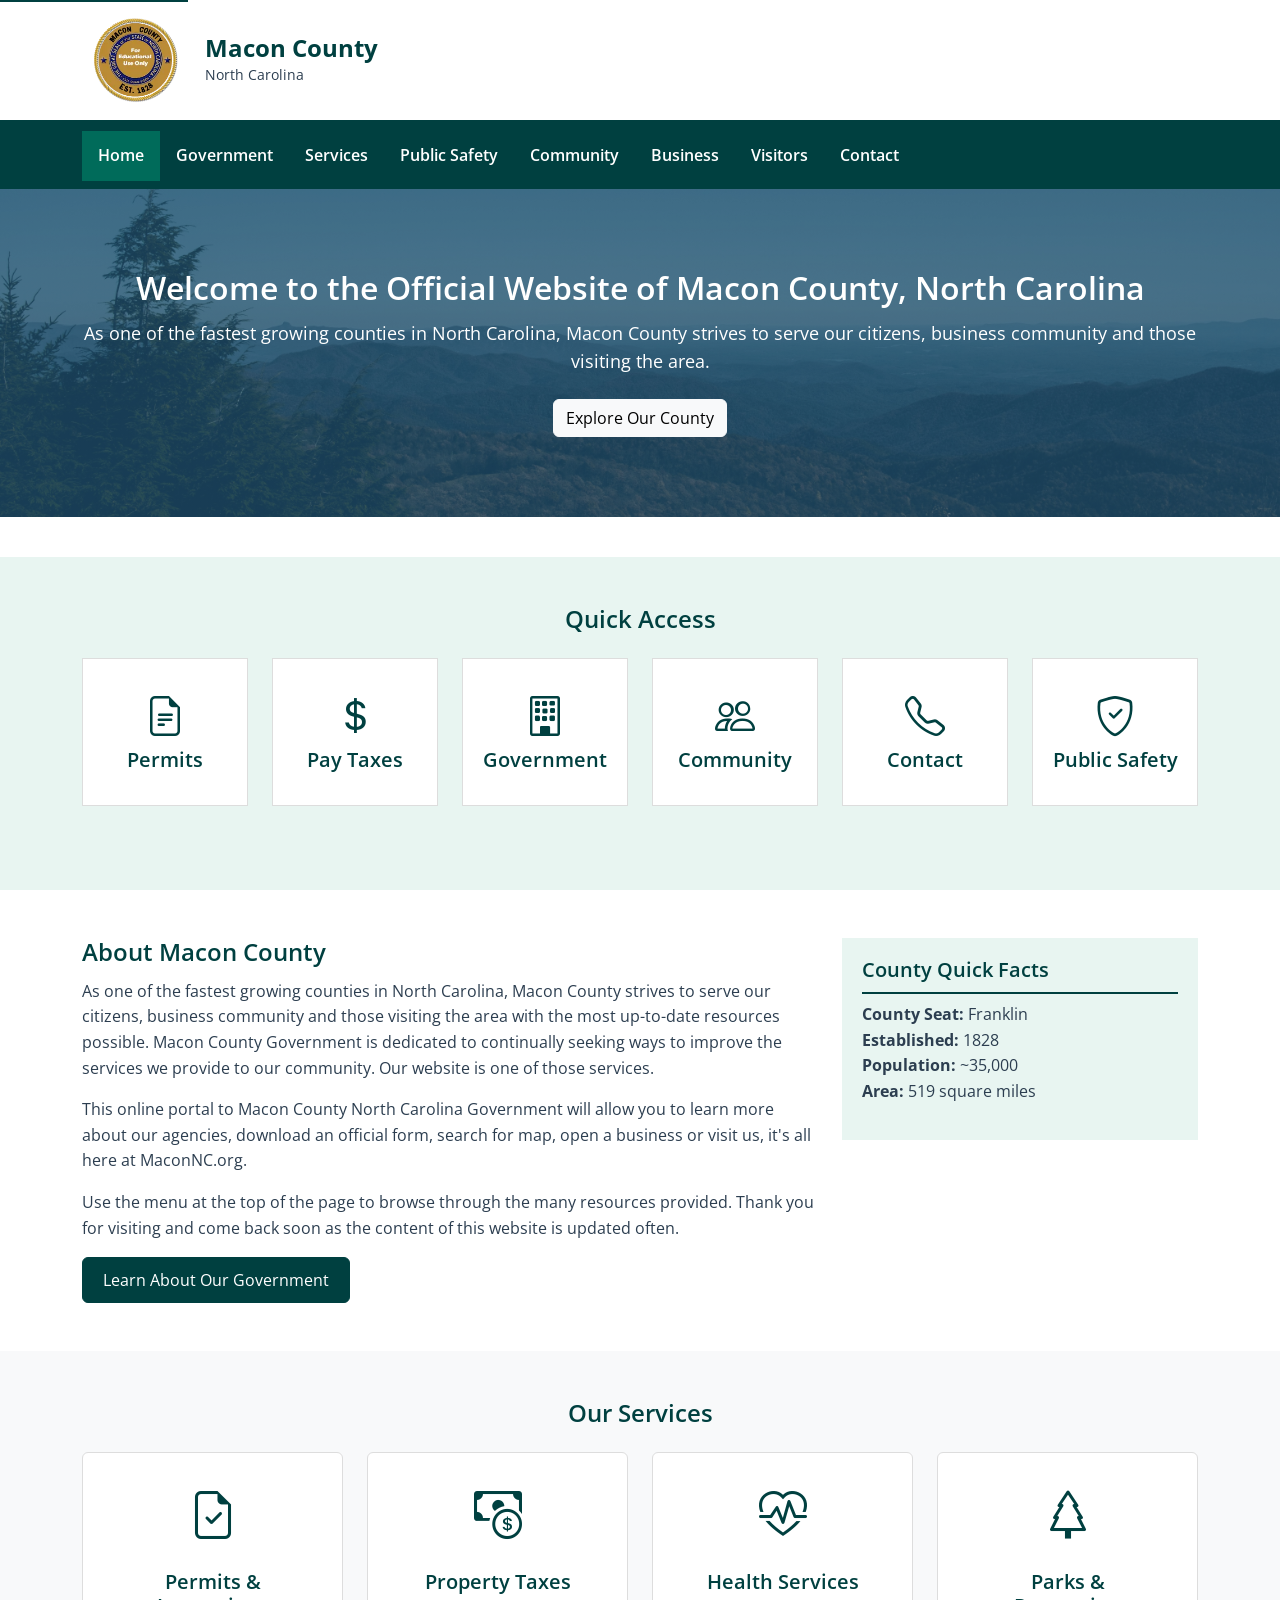
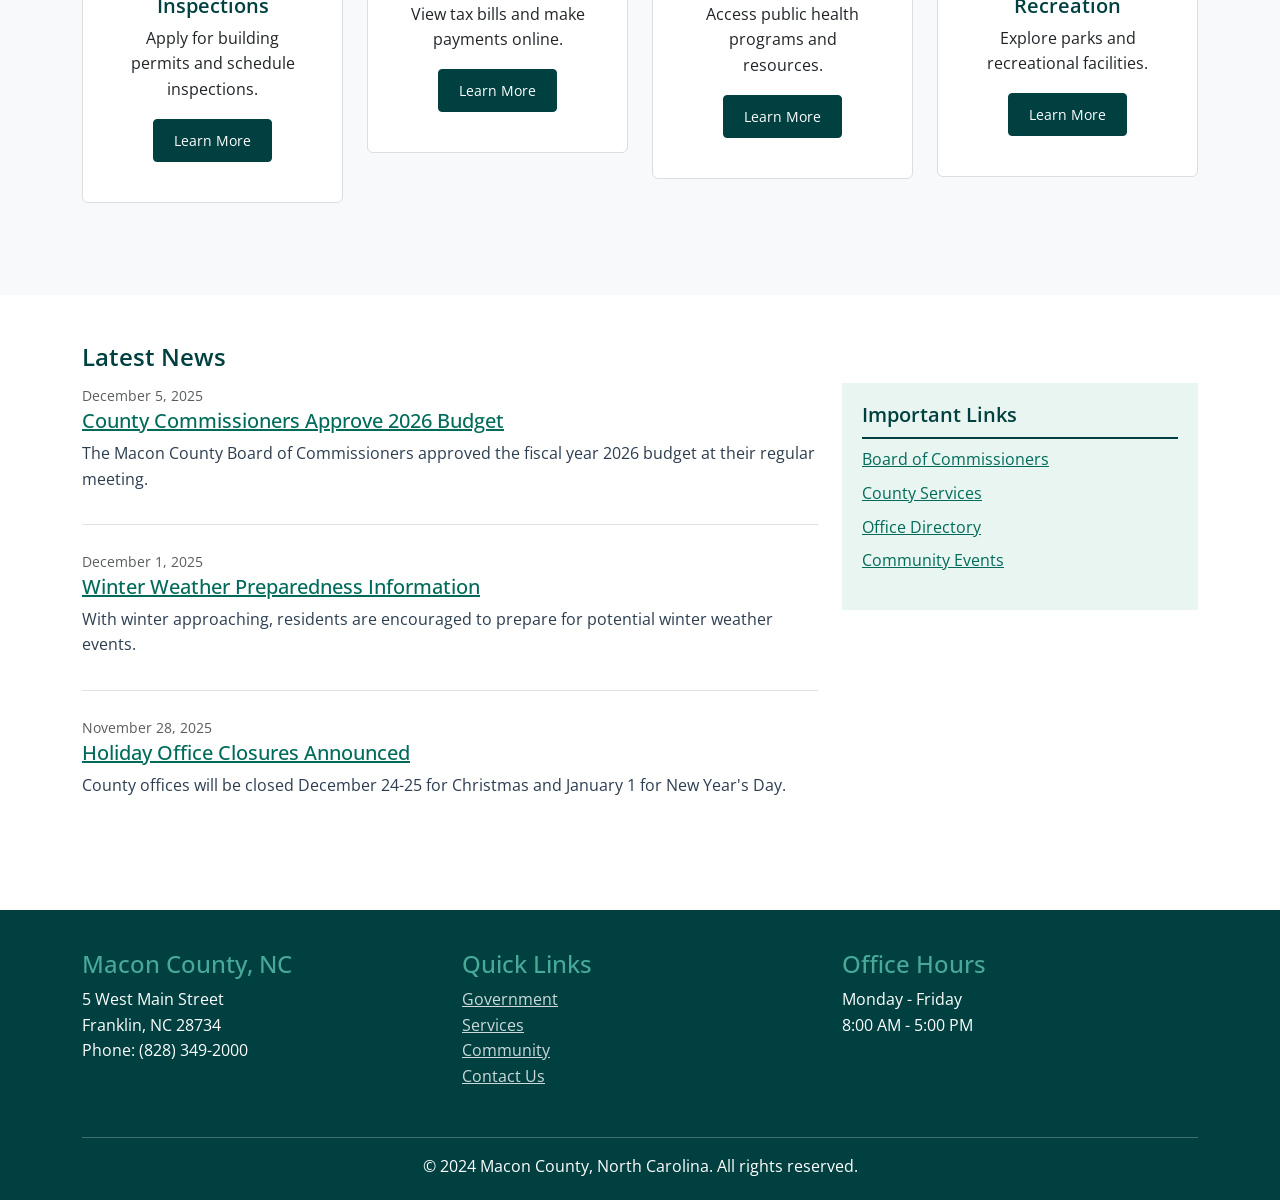
<file: index.html>
<!DOCTYPE html>
<html lang="en">

<head>
    <meta charset="UTF-8">
    <meta name="viewport" content="width=device-width, initial-scale=1.0">
    <meta name="description"
        content="Macon County NC Government Website. As one of the fastest growing counties in North Carolina, Macon County strives to serve our citizens, business community and those visiting the area with the most up-to-date resources possible.">
    <meta name="keywords"
        content="Macon County, Macon NC, Macon County Courthouse, Macon County Government, NC, North Carolina, Franklin, Highlands, Nantahala">
    <title>Welcome to Macon County North Carolina | Macon NC Government</title>

    <link href="https://cdn.jsdelivr.net/npm/bootstrap@5.3.2/dist/css/bootstrap.min.css" rel="stylesheet">
    <link rel="stylesheet" href="https://cdn.jsdelivr.net/npm/bootstrap-icons@1.11.1/font/bootstrap-icons.css">
    <link rel="stylesheet" href="css/style.css">
</head>

<body>
    <a href="#main-content" class="skip-link">Skip to main content</a>

    <header class="site-header">
        <div class="container">
            <div class="logo-container">
                <img src="images/macon-county-seal.png" alt="Macon County Seal" class="logo-img" width="90" height="90">
                <div>
                    <h1 class="site-title">Macon County</h1>
                    <p class="site-subtitle">North Carolina</p>
                </div>
            </div>
        </div>
    </header>

    <nav class="main-nav navbar navbar-expand-lg" aria-label="Main navigation">
        <div class="container">
            <button class="navbar-toggler" type="button" data-bs-toggle="collapse" data-bs-target="#mainNavbar"
                aria-controls="mainNavbar" aria-expanded="false" aria-label="Toggle navigation">
                <span class="navbar-toggler-icon"></span>
            </button>
            <div class="collapse navbar-collapse" id="mainNavbar">
                <ul class="navbar-nav">
                    <li class="nav-item"><a class="nav-link active" aria-current="page" href="index.html">Home</a></li>
                    <li class="nav-item"><a class="nav-link" href="government.html">Government</a></li>
                    <li class="nav-item"><a class="nav-link" href="services.html">Services</a></li>
                    <li class="nav-item"><a class="nav-link" href="public-safety.html">Public Safety</a></li>
                    <li class="nav-item"><a class="nav-link" href="community.html">Community</a></li>
                    <li class="nav-item"><a class="nav-link" href="business.html">Business</a></li>
                    <li class="nav-item"><a class="nav-link" href="visitors.html">Visitors</a></li>
                    <li class="nav-item"><a class="nav-link" href="contact.html">Contact</a></li>
                </ul>
            </div>
        </div>
    </nav>

    <section class="hero-section"
        style="background: linear-gradient(rgba(27, 79, 114, 0.7), rgba(27, 79, 114, 0.7)), url('images/hero-mountains.jpg') center/cover no-repeat; padding: 80px 0;">
        <div class="container text-center text-white">
            <h2 class="text-white">Welcome to the Official Website of Macon County, North Carolina</h2>
            <p>As one of the fastest growing counties in North Carolina, Macon County strives to serve our citizens, business community and those visiting the area.</p>
            <a href="visitors.html" class="btn btn-light mt-2">Explore Our County</a>
        </div>
    </section>

    <main id="main-content">
        <section class="quick-links py-5">
            <div class="container">
                <h2 class="text-center mb-4">Quick Access</h2>
                <div class="row">
                    <div class="col-6 col-md-4 col-lg-2 mb-3">
                        <a href="services.html#permits" class="text-decoration-none">
                            <div class="quick-link-card">
                                <i class="bi bi-file-earmark-text quick-link-icon" aria-hidden="true"></i>
                                <h3>Permits</h3>
                            </div>
                        </a>
                    </div>
                    <div class="col-6 col-md-4 col-lg-2 mb-3">
                        <a href="services.html#taxes" class="text-decoration-none">
                            <div class="quick-link-card">
                                <i class="bi bi-currency-dollar quick-link-icon" aria-hidden="true"></i>
                                <h3>Pay Taxes</h3>
                            </div>
                        </a>
                    </div>
                    <div class="col-6 col-md-4 col-lg-2 mb-3">
                        <a href="government.html" class="text-decoration-none">
                            <div class="quick-link-card">
                                <i class="bi bi-building quick-link-icon" aria-hidden="true"></i>
                                <h3>Government</h3>
                            </div>
                        </a>
                    </div>
                    <div class="col-6 col-md-4 col-lg-2 mb-3">
                        <a href="community.html" class="text-decoration-none">
                            <div class="quick-link-card">
                                <i class="bi bi-people quick-link-icon" aria-hidden="true"></i>
                                <h3>Community</h3>
                            </div>
                        </a>
                    </div>
                    <div class="col-6 col-md-4 col-lg-2 mb-3">
                        <a href="contact.html" class="text-decoration-none">
                            <div class="quick-link-card">
                                <i class="bi bi-telephone quick-link-icon" aria-hidden="true"></i>
                                <h3>Contact</h3>
                            </div>
                        </a>
                    </div>
                    <div class="col-6 col-md-4 col-lg-2 mb-3">
                        <a href="public-safety.html" class="text-decoration-none">
                            <div class="quick-link-card">
                                <i class="bi bi-shield-check quick-link-icon" aria-hidden="true"></i>
                                <h3>Public Safety</h3>
                            </div>
                        </a>
                    </div>
                </div>
            </div>
        </section>

        <section class="py-5">
            <div class="container">
                <div class="row">
                    <div class="col-lg-8">
                        <h2>About Macon County</h2>
                        <p>As one of the fastest growing counties in North Carolina, Macon County strives to serve
                            our citizens, business community and those visiting the area with the most up-to-date
                            resources possible. Macon County Government is dedicated to continually seeking ways to
                            improve the services we provide to our community. Our website is one of those services.</p>
                        <p>This online portal to Macon County North Carolina Government will allow you to learn more
                            about our agencies, download an official form, search for map, open a business or visit
                            us, it's all here at MaconNC.org.</p>
                        <p>Use the menu at the top of the page to browse through the many resources provided. Thank
                            you for visiting and come back soon as the content of this website is updated often.</p>
                        <a href="government.html" class="btn btn-primary-green">Learn About Our Government</a>
                    </div>
                    <div class="col-lg-4">
                        <div class="sidebar">
                            <h3>County Quick Facts</h3>
                            <ul class="list-unstyled">
                                <li><strong>County Seat:</strong> Franklin</li>
                                <li><strong>Established:</strong> 1828</li>
                                <li><strong>Population:</strong> ~35,000</li>
                                <li><strong>Area:</strong> 519 square miles</li>
                            </ul>
                        </div>
                    </div>
                </div>
            </div>
        </section>

        <section class="py-5 bg-light">
            <div class="container">
                <h2 class="text-center mb-4">Our Services</h2>
                <div class="row">
                    <div class="col-md-6 col-lg-3 mb-4">
                        <div class="card text-center p-4">
                            <i class="bi bi-file-earmark-check " style="font-size: 3rem; color: var(--primary-green);"></i>
                            <div class="card-body">
                                <h3 class="card-title h5">Permits & Inspections</h3>
                                <p class="card-text">Apply for building permits and schedule inspections.</p>
                                <a href="services.html#permits" class="btn btn-sm btn-primary-green">Learn More</a>
                            </div>
                        </div>
                    </div>
                    <div class="col-md-6 col-lg-3 mb-4">
                        <div class="card text-center p-4">
                            <i class="bi bi-cash-coin " style="font-size: 3rem; color: var(--primary-green);"></i>
                            <div class="card-body">
                                <h3 class="card-title h5">Property Taxes</h3>
                                <p class="card-text">View tax bills and make payments online.</p>
                                <a href="services.html#taxes" class="btn btn-sm btn-primary-green">Learn More</a>
                            </div>
                        </div>
                    </div>
                    <div class="col-md-6 col-lg-3 mb-4">
                        <div class="card text-center p-4">
                            <i class="bi bi-heart-pulse " style="font-size: 3rem; color: var(--primary-green);"></i>
                            <div class="card-body">
                                <h3 class="card-title h5">Health Services</h3>
                                <p class="card-text">Access public health programs and resources.</p>
                                <a href="services.html#health" class="btn btn-sm btn-primary-green">Learn More</a>
                            </div>
                        </div>
                    </div>
                    <div class="col-md-6 col-lg-3 mb-4">
                        <div class="card text-center p-4">
                            <i class="bi bi-tree " style="font-size: 3rem; color: var(--primary-green);"></i>
                            <div class="card-body">
                                <h3 class="card-title h5">Parks & Recreation</h3>
                                <p class="card-text">Explore parks and recreational facilities.</p>
                                <a href="community.html#parks" class="btn btn-sm btn-primary-green">Learn More</a>
                            </div>
                        </div>
                    </div>
                </div>
            </div>
        </section>

        <section class="py-5">
            <div class="container">
                <h2>Latest News</h2>
                <div class="row">
                    <div class="col-lg-8">
                        <div class="mb-4 pb-3 border-bottom">
                            <small class="text-muted">December 5, 2025</small>
                            <h3 class="h5"><a href="#">County Commissioners Approve 2026 Budget</a></h3>
                            <p>The Macon County Board of Commissioners approved the fiscal year 2026 budget at their
                                regular meeting.</p>
                        </div>
                        <div class="mb-4 pb-3 border-bottom">
                            <small class="text-muted">December 1, 2025</small>
                            <h3 class="h5"><a href="#">Winter Weather Preparedness Information</a></h3>
                            <p>With winter approaching, residents are encouraged to prepare for potential winter weather
                                events.</p>
                        </div>
                        <div class="mb-4">
                            <small class="text-muted">November 28, 2025</small>
                            <h3 class="h5"><a href="#">Holiday Office Closures Announced</a></h3>
                            <p>County offices will be closed December 24-25 for Christmas and January 1 for New Year's
                                Day.</p>
                        </div>
                    </div>
                    <div class="col-lg-4">
                        <div class="sidebar">
                            <h3>Important Links</h3>
                            <ul class="list-unstyled">
                                <li class="mb-2"><a href="government.html">Board of Commissioners</a></li>
                                <li class="mb-2"><a href="services.html">County Services</a></li>
                                <li class="mb-2"><a href="contact.html">Office Directory</a></li>
                                <li class="mb-2"><a href="community.html">Community Events</a></li>
                            </ul>
                        </div>
                    </div>
                </div>
            </div>
        </section>
    </main>

    <footer class="site-footer">
        <div class="container">
            <div class="row">
                <div class="col-md-4 mb-3">
                    <h4>Macon County, NC</h4>
                    <p>
                        5 West Main Street<br>
                        Franklin, NC 28734<br>
                        Phone: (828) 349-2000
                    </p>
                </div>
                <div class="col-md-4 mb-3">
                    <h4>Quick Links</h4>
                    <ul class="list-unstyled">
                        <li><a href="government.html">Government</a></li>
                        <li><a href="services.html">Services</a></li>
                        <li><a href="community.html">Community</a></li>
                        <li><a href="contact.html">Contact Us</a></li>
                    </ul>
                </div>
                <div class="col-md-4 mb-3">
                    <h4>Office Hours</h4>
                    <p>
                        Monday - Friday<br>
                        8:00 AM - 5:00 PM
                    </p>
                </div>
            </div>
            <hr>
            <p class="text-center mb-0">&copy; 2024 Macon County, North Carolina. All rights reserved.</p>
        </div>
    </footer>

    <script src="https://cdn.jsdelivr.net/npm/bootstrap@5.3.2/dist/js/bootstrap.bundle.min.js"></script>
</body>

</html>
</file>
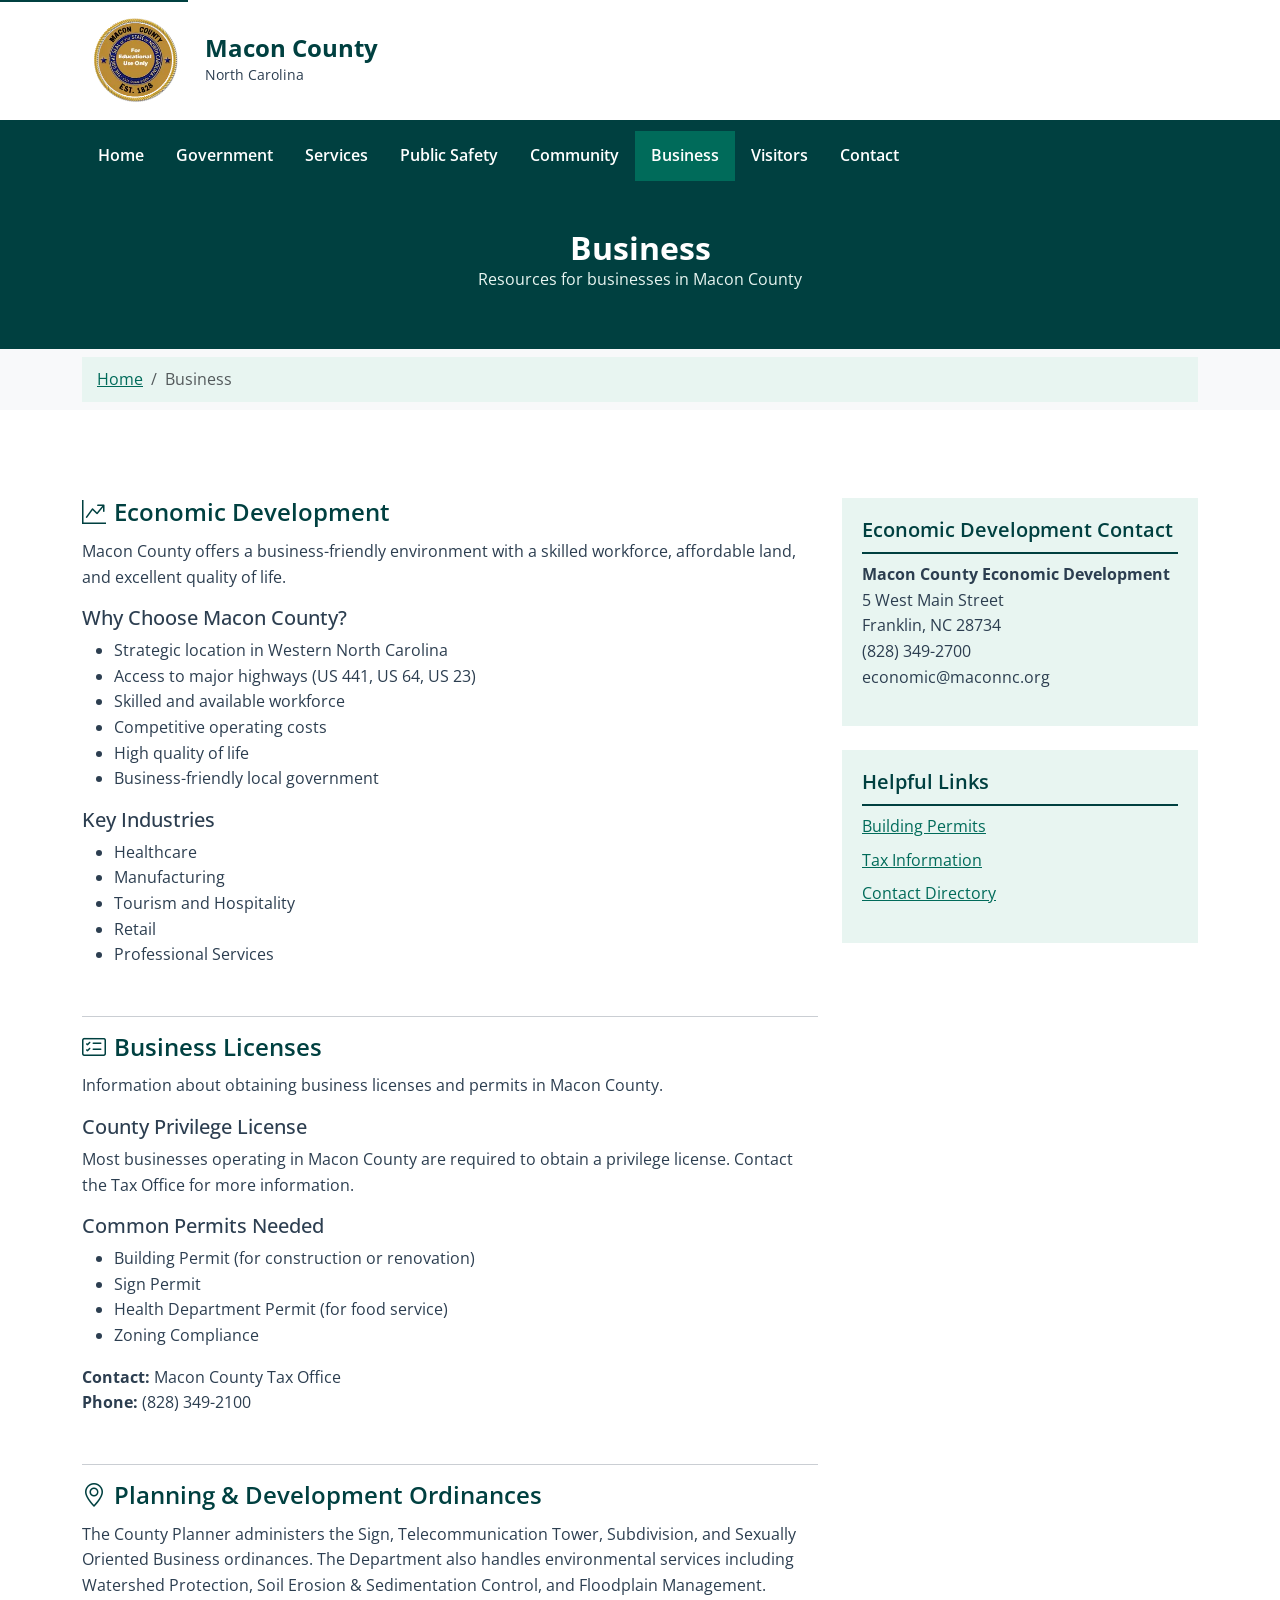
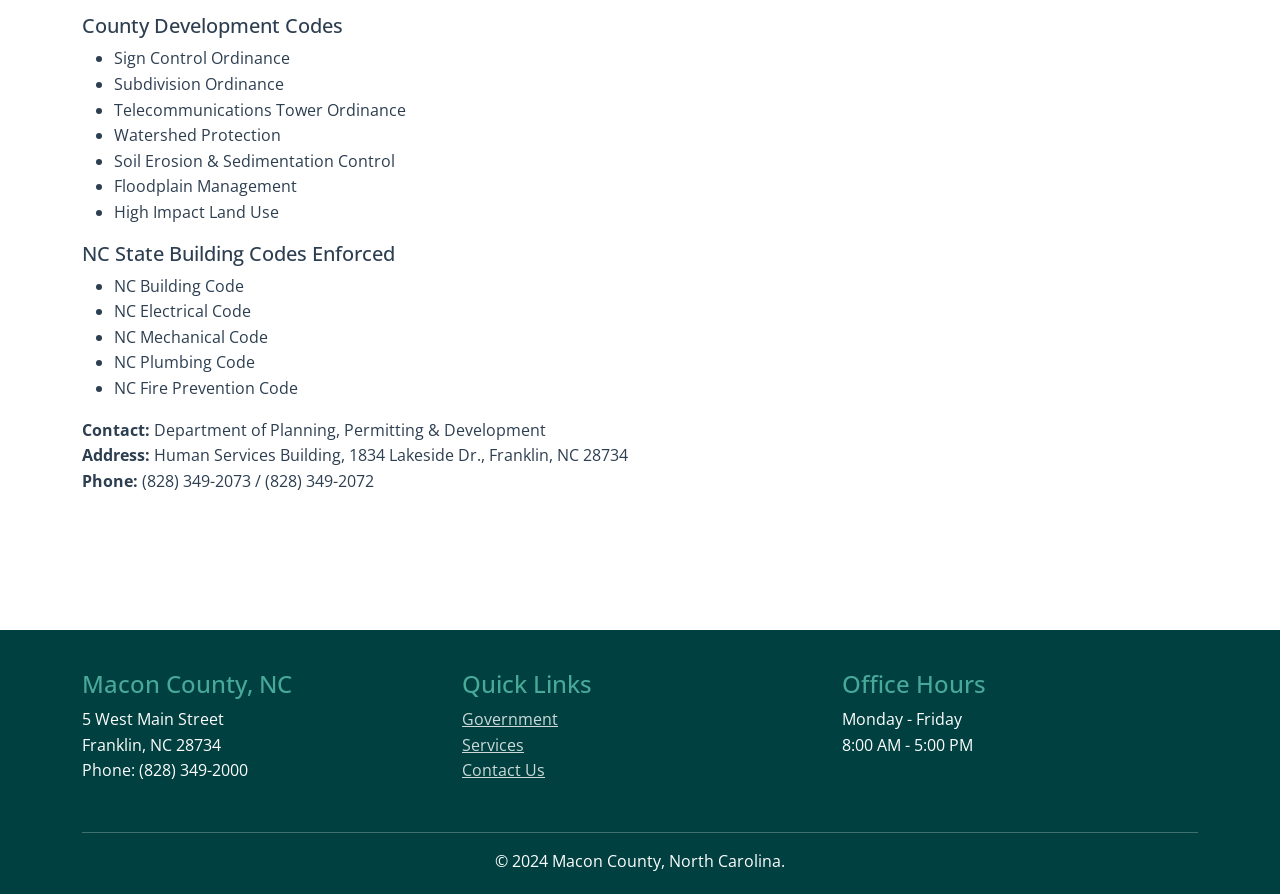
<file: business.html>
<!DOCTYPE html>
<html lang="en">

<head>
    <meta charset="UTF-8">
    <meta name="viewport" content="width=device-width, initial-scale=1.0">
    <meta name="description"
        content="Macon County NC Business - Economic development, business licenses, and zoning information.">
    <title>Business | Macon County, NC</title>
    <link href="https://cdn.jsdelivr.net/npm/bootstrap@5.3.2/dist/css/bootstrap.min.css" rel="stylesheet">
    <link rel="stylesheet" href="https://cdn.jsdelivr.net/npm/bootstrap-icons@1.11.1/font/bootstrap-icons.css">
    <link rel="stylesheet" href="css/style.css">
</head>

<body>
    <a href="#main-content" class="skip-link">Skip to main content</a>

    <header class="site-header">
        <div class="container">
            <div class="logo-container">
                <img src="images/macon-county-seal.png" alt="Macon County Seal" class="logo-img" width="90" height="90">
                <div>
                    <a href="index.html" class="text-decoration-none">
                        <h1 class="site-title">Macon County</h1>
                    </a>
                    <p class="site-subtitle">North Carolina</p>
                </div>
            </div>
        </div>
    </header>

    <nav class="main-nav navbar navbar-expand-lg" aria-label="Main navigation">
        <div class="container">
            <button class="navbar-toggler" type="button" data-bs-toggle="collapse" data-bs-target="#mainNavbar"
                aria-controls="mainNavbar" aria-expanded="false" aria-label="Toggle navigation">
                <span class="navbar-toggler-icon"></span>
            </button>
            <div class="collapse navbar-collapse" id="mainNavbar">
                <ul class="navbar-nav">
                    <li class="nav-item"><a class="nav-link" href="index.html">Home</a></li>
                    <li class="nav-item"><a class="nav-link" href="government.html">Government</a></li>
                    <li class="nav-item"><a class="nav-link" href="services.html">Services</a></li>
                    <li class="nav-item"><a class="nav-link" href="public-safety.html">Public Safety</a></li>
                    <li class="nav-item"><a class="nav-link" href="community.html">Community</a></li>
                    <li class="nav-item"><a class="nav-link active" aria-current="page"
                            href="business.html">Business</a></li>
                    <li class="nav-item"><a class="nav-link" href="visitors.html">Visitors</a></li>
                    <li class="nav-item"><a class="nav-link" href="contact.html">Contact</a></li>
                </ul>
            </div>
        </div>
    </nav>

    <section class="page-banner">
        <div class="container">
            <h1>Business</h1>
            <p>Resources for businesses in Macon County</p>
        </div>
    </section>

    <nav aria-label="breadcrumb" class="bg-light py-2">
        <div class="container">
            <ol class="breadcrumb mb-0">
                <li class="breadcrumb-item"><a href="index.html">Home</a></li>
                <li class="breadcrumb-item active" aria-current="page">Business</li>
            </ol>
        </div>
    </nav>

    <main id="main-content">
        <div class="container py-5">
            <div class="row">
                <div class="col-lg-8">
                    <section id="development" class="mb-5">
                        <h2><i class="bi bi-graph-up-arrow me-2"></i>Economic Development</h2>
                        <p>Macon County offers a business-friendly environment with a skilled workforce, affordable
                            land, and excellent quality of life.</p>

                        <h3 class="h5">Why Choose Macon County?</h3>
                        <ul>
                            <li>Strategic location in Western North Carolina</li>
                            <li>Access to major highways (US 441, US 64, US 23)</li>
                            <li>Skilled and available workforce</li>
                            <li>Competitive operating costs</li>
                            <li>High quality of life</li>
                            <li>Business-friendly local government</li>
                        </ul>

                        <h3 class="h5">Key Industries</h3>
                        <ul>
                            <li>Healthcare</li>
                            <li>Manufacturing</li>
                            <li>Tourism and Hospitality</li>
                            <li>Retail</li>
                            <li>Professional Services</li>
                        </ul>
                    </section>

                    <hr>

                    <section id="licenses" class="mb-5">
                        <h2><i class="bi bi-card-checklist me-2"></i>Business Licenses</h2>
                        <p>Information about obtaining business licenses and permits in Macon County.</p>

                        <h3 class="h5">County Privilege License</h3>
                        <p>Most businesses operating in Macon County are required to obtain a privilege license. Contact
                            the Tax Office for more information.</p>

                        <h3 class="h5">Common Permits Needed</h3>
                        <ul>
                            <li>Building Permit (for construction or renovation)</li>
                            <li>Sign Permit</li>
                            <li>Health Department Permit (for food service)</li>
                            <li>Zoning Compliance</li>
                        </ul>

                        <p><strong>Contact:</strong> Macon County Tax Office<br>
                            <strong>Phone:</strong> (828) 349-2100
                        </p>
                    </section>

                    <hr>

                    <section id="zoning" class="mb-5">
                        <h2><i class="bi bi-geo-alt me-2"></i>Planning & Development Ordinances</h2>
                        <p>The County Planner administers the Sign, Telecommunication Tower, Subdivision, and
                            Sexually Oriented Business ordinances. The Department also handles environmental services
                            including Watershed Protection, Soil Erosion & Sedimentation Control, and Floodplain Management.</p>

                        <h3 class="h5">County Development Codes</h3>
                        <ul>
                            <li>Sign Control Ordinance</li>
                            <li>Subdivision Ordinance</li>
                            <li>Telecommunications Tower Ordinance</li>
                            <li>Watershed Protection</li>
                            <li>Soil Erosion & Sedimentation Control</li>
                            <li>Floodplain Management</li>
                            <li>High Impact Land Use</li>
                        </ul>

                        <h3 class="h5">NC State Building Codes Enforced</h3>
                        <ul>
                            <li>NC Building Code</li>
                            <li>NC Electrical Code</li>
                            <li>NC Mechanical Code</li>
                            <li>NC Plumbing Code</li>
                            <li>NC Fire Prevention Code</li>
                        </ul>

                        <p><strong>Contact:</strong> Department of Planning, Permitting & Development<br>
                            <strong>Address:</strong> Human Services Building, 1834 Lakeside Dr., Franklin, NC 28734<br>
                            <strong>Phone:</strong> (828) 349-2073 / (828) 349-2072
                        </p>
                    </section>
                </div>

                <div class="col-lg-4">
                    <div class="sidebar mb-4">
                        <h3>Economic Development Contact</h3>
                        <p>
                            <strong>Macon County Economic Development</strong><br>
                            5 West Main Street<br>
                            Franklin, NC 28734<br>
                            (828) 349-2700<br>
                            economic@maconnc.org
                        </p>
                    </div>
                    <div class="sidebar">
                        <h3>Helpful Links</h3>
                        <ul class="list-unstyled">
                            <li class="mb-2"><a href="services.html#permits">Building Permits</a></li>
                            <li class="mb-2"><a href="services.html#taxes">Tax Information</a></li>
                            <li class="mb-2"><a href="contact.html">Contact Directory</a></li>
                        </ul>
                    </div>
                </div>
            </div>
        </div>
    </main>

    <footer class="site-footer">
        <div class="container">
            <div class="row">
                <div class="col-md-4 mb-3">
                    <h4>Macon County, NC</h4>
                    <p>5 West Main Street<br>Franklin, NC 28734<br>Phone: (828) 349-2000</p>
                </div>
                <div class="col-md-4 mb-3">
                    <h4>Quick Links</h4>
                    <ul class="list-unstyled">
                        <li><a href="government.html">Government</a></li>
                        <li><a href="services.html">Services</a></li>
                        <li><a href="contact.html">Contact Us</a></li>
                    </ul>
                </div>
                <div class="col-md-4 mb-3">
                    <h4>Office Hours</h4>
                    <p>Monday - Friday<br>8:00 AM - 5:00 PM</p>
                </div>
            </div>
            <hr>
            <p class="text-center mb-0">&copy; 2024 Macon County, North Carolina.</p>
        </div>
    </footer>

    <script src="https://cdn.jsdelivr.net/npm/bootstrap@5.3.2/dist/js/bootstrap.bundle.min.js"></script>
</body>

</html>
</file>
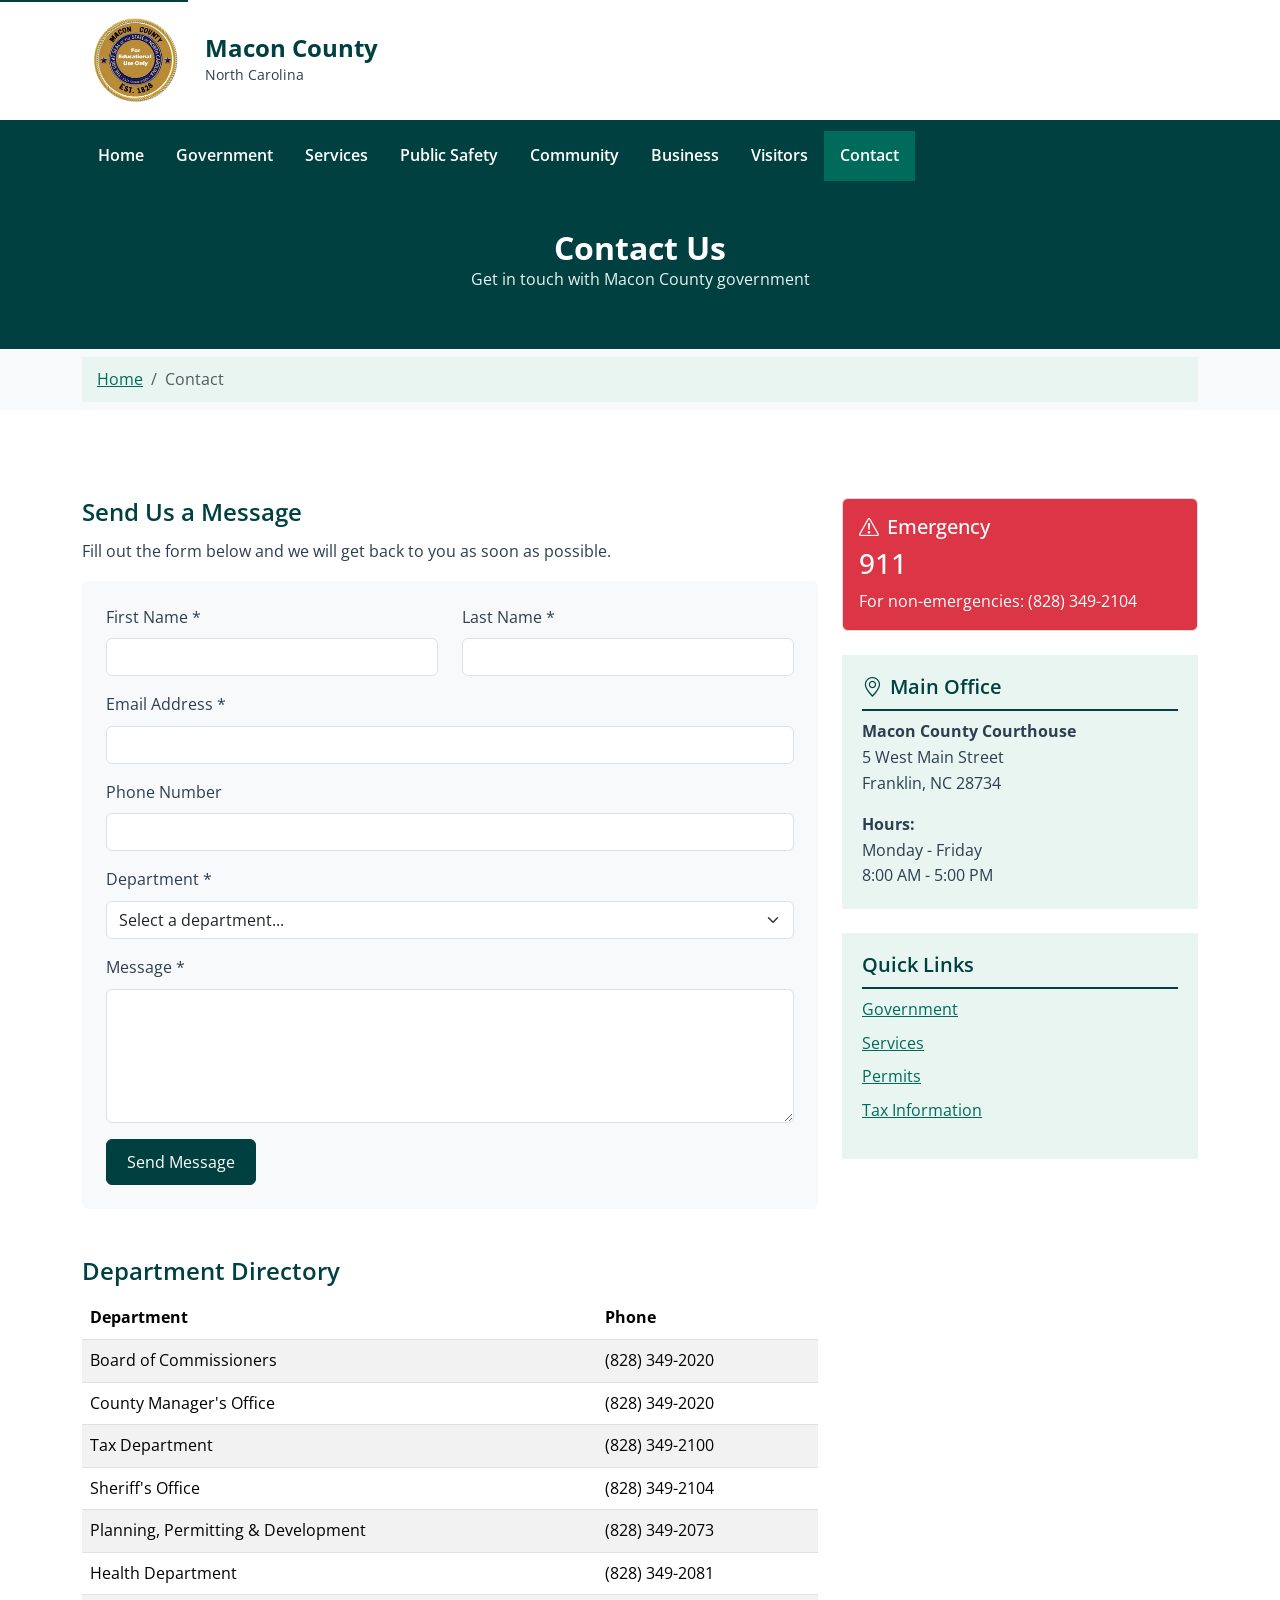
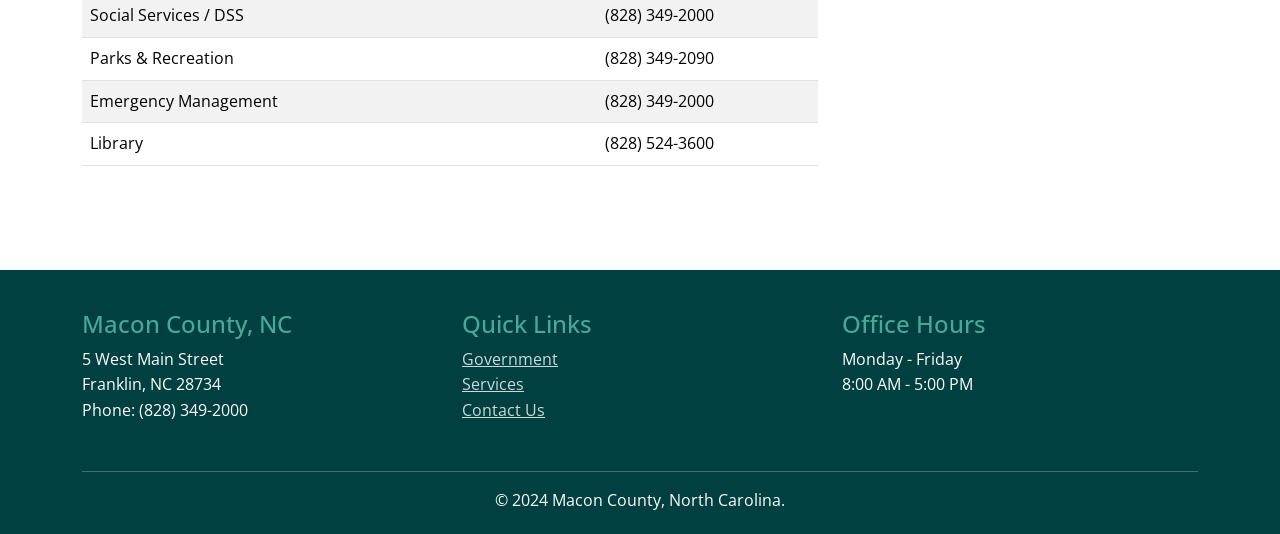
<file: contact.html>
<!DOCTYPE html>
<html lang="en">

<head>
    <meta charset="UTF-8">
    <meta name="viewport" content="width=device-width, initial-scale=1.0">
    <meta name="description" content="Contact Macon County NC - Phone numbers, addresses, and contact form.">
    <title>Contact Us | Macon County, NC</title>
    <link href="https://cdn.jsdelivr.net/npm/bootstrap@5.3.2/dist/css/bootstrap.min.css" rel="stylesheet">
    <link rel="stylesheet" href="https://cdn.jsdelivr.net/npm/bootstrap-icons@1.11.1/font/bootstrap-icons.css">
    <link rel="stylesheet" href="css/style.css">
</head>

<body>
    <a href="#main-content" class="skip-link">Skip to main content</a>

    <header class="site-header">
        <div class="container">
            <div class="logo-container">
                <img src="images/macon-county-seal.png" alt="Macon County Seal" class="logo-img" width="90" height="90">
                <div>
                    <a href="index.html" class="text-decoration-none">
                        <h1 class="site-title">Macon County</h1>
                    </a>
                    <p class="site-subtitle">North Carolina</p>
                </div>
            </div>
        </div>
    </header>

    <nav class="main-nav navbar navbar-expand-lg" aria-label="Main navigation">
        <div class="container">
            <button class="navbar-toggler" type="button" data-bs-toggle="collapse" data-bs-target="#mainNavbar"
                aria-controls="mainNavbar" aria-expanded="false" aria-label="Toggle navigation">
                <span class="navbar-toggler-icon"></span>
            </button>
            <div class="collapse navbar-collapse" id="mainNavbar">
                <ul class="navbar-nav">
                    <li class="nav-item"><a class="nav-link" href="index.html">Home</a></li>
                    <li class="nav-item"><a class="nav-link" href="government.html">Government</a></li>
                    <li class="nav-item"><a class="nav-link" href="services.html">Services</a></li>
                    <li class="nav-item"><a class="nav-link" href="public-safety.html">Public Safety</a></li>
                    <li class="nav-item"><a class="nav-link" href="community.html">Community</a></li>
                    <li class="nav-item"><a class="nav-link" href="business.html">Business</a></li>
                    <li class="nav-item"><a class="nav-link" href="visitors.html">Visitors</a></li>
                    <li class="nav-item"><a class="nav-link active" aria-current="page" href="contact.html">Contact</a>
                    </li>
                </ul>
            </div>
        </div>
    </nav>

    <section class="page-banner">
        <div class="container">
            <h1>Contact Us</h1>
            <p>Get in touch with Macon County government</p>
        </div>
    </section>

    <nav aria-label="breadcrumb" class="bg-light py-2">
        <div class="container">
            <ol class="breadcrumb mb-0">
                <li class="breadcrumb-item"><a href="index.html">Home</a></li>
                <li class="breadcrumb-item active" aria-current="page">Contact</li>
            </ol>
        </div>
    </nav>

    <main id="main-content">
        <div class="container py-5">
            <div class="row">
                <div class="col-lg-8">
                    <section class="mb-5">
                        <h2>Send Us a Message</h2>
                        <p>Fill out the form below and we will get back to you as soon as possible.</p>

                        <form class="bg-light p-4 rounded">
                            <div class="row mb-3">
                                <div class="col-md-6 mb-3 mb-md-0">
                                    <label for="firstName" class="form-label">First Name *</label>
                                    <input type="text" class="form-control" id="firstName" required>
                                </div>
                                <div class="col-md-6">
                                    <label for="lastName" class="form-label">Last Name *</label>
                                    <input type="text" class="form-control" id="lastName" required>
                                </div>
                            </div>
                            <div class="mb-3">
                                <label for="email" class="form-label">Email Address *</label>
                                <input type="email" class="form-control" id="email" required>
                            </div>
                            <div class="mb-3">
                                <label for="phone" class="form-label">Phone Number</label>
                                <input type="tel" class="form-control" id="phone">
                            </div>
                            <div class="mb-3">
                                <label for="department" class="form-label">Department *</label>
                                <select class="form-select" id="department" required>
                                    <option value="">Select a department...</option>
                                    <option value="general">General Inquiry</option>
                                    <option value="commissioners">Board of Commissioners</option>
                                    <option value="county-manager">County Manager's Office</option>
                                    <option value="tax">Tax Department</option>
                                    <option value="permits">Planning, Permitting & Development</option>
                                    <option value="sheriff">Sheriff's Office</option>
                                    <option value="health">Health Department</option>
                                    <option value="parks">Parks & Recreation</option>
                                    <option value="dss">Social Services / DSS</option>
                                </select>
                            </div>
                            <div class="mb-3">
                                <label for="message" class="form-label">Message *</label>
                                <textarea class="form-control" id="message" rows="5" required></textarea>
                            </div>
                            <button type="submit" class="btn btn-primary-green">Send Message</button>
                        </form>
                    </section>

                    <section id="directory">
                        <h2>Department Directory</h2>
                        <div class="table-responsive">
                            <table class="table table-striped">
                                <thead>
                                    <tr>
                                        <th>Department</th>
                                        <th>Phone</th>
                                    </tr>
                                </thead>
                                <tbody>
                                    <tr>
                                        <td>Board of Commissioners</td>
                                        <td>(828) 349-2020</td>
                                    </tr>
                                    <tr>
                                        <td>County Manager's Office</td>
                                        <td>(828) 349-2020</td>
                                    </tr>
                                    <tr>
                                        <td>Tax Department</td>
                                        <td>(828) 349-2100</td>
                                    </tr>
                                    <tr>
                                        <td>Sheriff's Office</td>
                                        <td>(828) 349-2104</td>
                                    </tr>
                                    <tr>
                                        <td>Planning, Permitting & Development</td>
                                        <td>(828) 349-2073</td>
                                    </tr>
                                    <tr>
                                        <td>Health Department</td>
                                        <td>(828) 349-2081</td>
                                    </tr>
                                    <tr>
                                        <td>Social Services / DSS</td>
                                        <td>(828) 349-2000</td>
                                    </tr>
                                    <tr>
                                        <td>Parks & Recreation</td>
                                        <td>(828) 349-2090</td>
                                    </tr>
                                    <tr>
                                        <td>Emergency Management</td>
                                        <td>(828) 349-2000</td>
                                    </tr>
                                    <tr>
                                        <td>Library</td>
                                        <td>(828) 524-3600</td>
                                    </tr>
                                </tbody>
                            </table>
                        </div>
                    </section>
                </div>

                <div class="col-lg-4">
                    <div class="card bg-danger text-white mb-4">
                        <div class="card-body">
                            <h3 class="h5"><i class="bi bi-exclamation-triangle me-2"></i>Emergency</h3>
                            <p class="h3 mb-0">911</p>
                            <p class="mb-0 mt-2">For non-emergencies: (828) 349-2104</p>
                        </div>
                    </div>

                    <div class="sidebar mb-4">
                        <h3><i class="bi bi-geo-alt me-2"></i>Main Office</h3>
                        <p>
                            <strong>Macon County Courthouse</strong><br>
                            5 West Main Street<br>
                            Franklin, NC 28734
                        </p>
                        <p class="mb-0">
                            <strong>Hours:</strong><br>
                            Monday - Friday<br>
                            8:00 AM - 5:00 PM
                        </p>
                    </div>

                    <div class="sidebar">
                        <h3>Quick Links</h3>
                        <ul class="list-unstyled">
                            <li class="mb-2"><a href="government.html">Government</a></li>
                            <li class="mb-2"><a href="services.html">Services</a></li>
                            <li class="mb-2"><a href="services.html#permits">Permits</a></li>
                            <li class="mb-2"><a href="services.html#taxes">Tax Information</a></li>
                        </ul>
                    </div>
                </div>
            </div>
        </div>
    </main>

    <footer class="site-footer">
        <div class="container">
            <div class="row">
                <div class="col-md-4 mb-3">
                    <h4>Macon County, NC</h4>
                    <p>5 West Main Street<br>Franklin, NC 28734<br>Phone: (828) 349-2000</p>
                </div>
                <div class="col-md-4 mb-3">
                    <h4>Quick Links</h4>
                    <ul class="list-unstyled">
                        <li><a href="government.html">Government</a></li>
                        <li><a href="services.html">Services</a></li>
                        <li><a href="contact.html">Contact Us</a></li>
                    </ul>
                </div>
                <div class="col-md-4 mb-3">
                    <h4>Office Hours</h4>
                    <p>Monday - Friday<br>8:00 AM - 5:00 PM</p>
                </div>
            </div>
            <hr>
            <p class="text-center mb-0">&copy; 2024 Macon County, North Carolina.</p>
        </div>
    </footer>

    <script src="https://cdn.jsdelivr.net/npm/bootstrap@5.3.2/dist/js/bootstrap.bundle.min.js"></script>
</body>

</html>
</file>
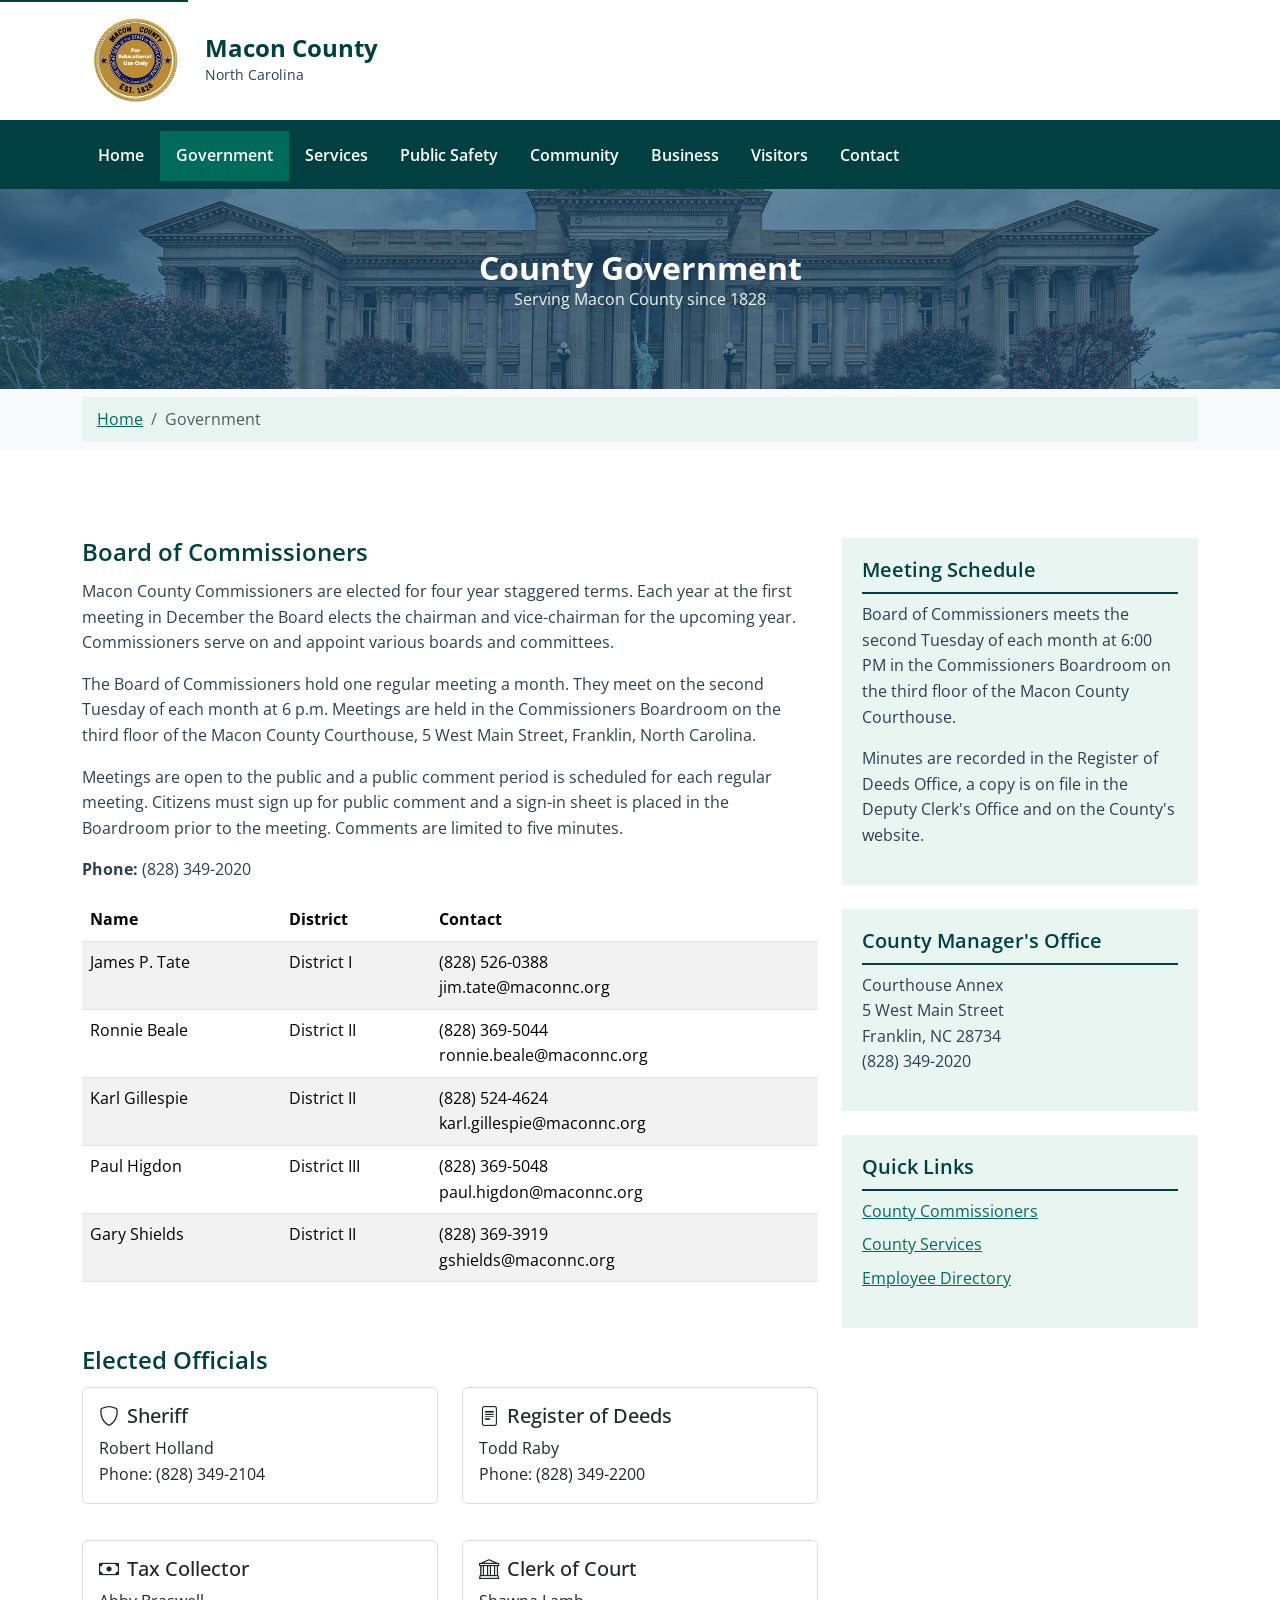
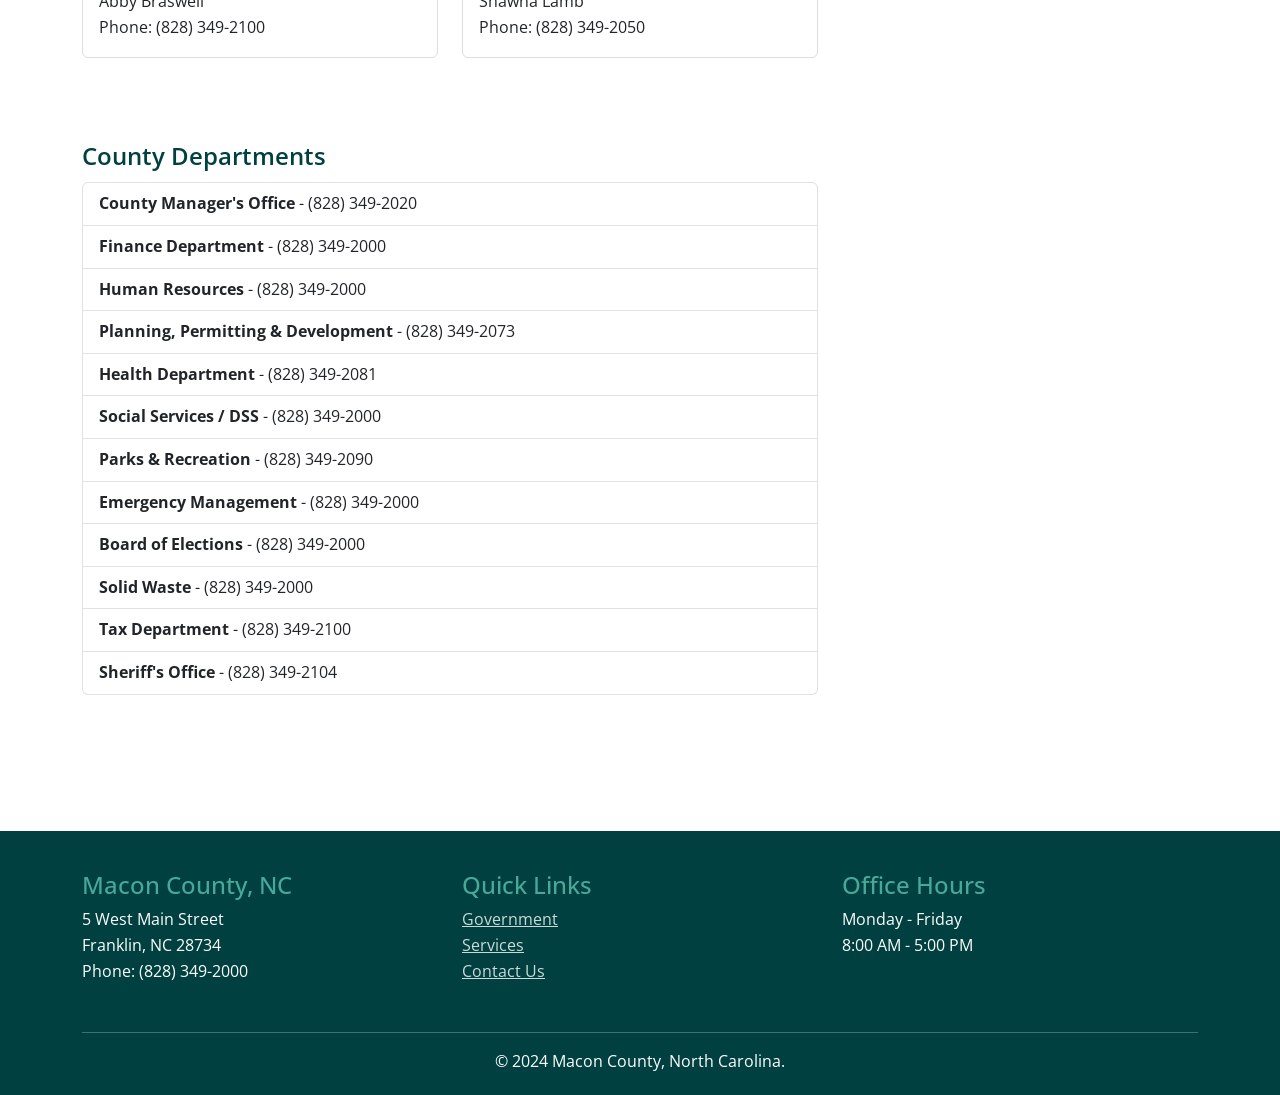
<file: government.html>
<!DOCTYPE html>
<html lang="en">

<head>
    <meta charset="UTF-8">
    <meta name="viewport" content="width=device-width, initial-scale=1.0">
    <meta name="description"
        content="Macon County NC Government - Board of Commissioners, elected officials, and county departments.">
    <title>Government | Macon County, NC</title>
    <link href="https://cdn.jsdelivr.net/npm/bootstrap@5.3.2/dist/css/bootstrap.min.css" rel="stylesheet">
    <link rel="stylesheet" href="https://cdn.jsdelivr.net/npm/bootstrap-icons@1.11.1/font/bootstrap-icons.css">
    <link rel="stylesheet" href="css/style.css">
</head>

<body>
    <a href="#main-content" class="skip-link">Skip to main content</a>

    <header class="site-header">
        <div class="container">
            <div class="logo-container">
                <img src="images/macon-county-seal.png" alt="Macon County Seal" class="logo-img" width="90" height="90">
                <div>
                    <a href="index.html" class="text-decoration-none">
                        <h1 class="site-title">Macon County</h1>
                    </a>
                    <p class="site-subtitle">North Carolina</p>
                </div>
            </div>
        </div>
    </header>

    <nav class="main-nav navbar navbar-expand-lg" aria-label="Main navigation">
        <div class="container">
            <button class="navbar-toggler" type="button" data-bs-toggle="collapse" data-bs-target="#mainNavbar"
                aria-controls="mainNavbar" aria-expanded="false" aria-label="Toggle navigation">
                <span class="navbar-toggler-icon"></span>
            </button>
            <div class="collapse navbar-collapse" id="mainNavbar">
                <ul class="navbar-nav">
                    <li class="nav-item"><a class="nav-link" href="index.html">Home</a></li>
                    <li class="nav-item"><a class="nav-link active" aria-current="page"
                            href="government.html">Government</a></li>
                    <li class="nav-item"><a class="nav-link" href="services.html">Services</a></li>
                    <li class="nav-item"><a class="nav-link" href="public-safety.html">Public Safety</a></li>
                    <li class="nav-item"><a class="nav-link" href="community.html">Community</a></li>
                    <li class="nav-item"><a class="nav-link" href="business.html">Business</a></li>
                    <li class="nav-item"><a class="nav-link" href="visitors.html">Visitors</a></li>
                    <li class="nav-item"><a class="nav-link" href="contact.html">Contact</a></li>
                </ul>
            </div>
        </div>
    </nav>

    <section class="page-banner"
        style="background: linear-gradient(rgba(27, 79, 114, 0.7), rgba(27, 79, 114, 0.7)), url('images/courthouse.jpg') center/cover no-repeat; padding: 60px 0;">
        <div class="container text-center text-white">
            <h1 class="text-white">County Government</h1>
            <p>Serving Macon County since 1828</p>
        </div>
    </section>

    <nav aria-label="breadcrumb" class="bg-light py-2">
        <div class="container">
            <ol class="breadcrumb mb-0">
                <li class="breadcrumb-item"><a href="index.html">Home</a></li>
                <li class="breadcrumb-item active" aria-current="page">Government</li>
            </ol>
        </div>
    </nav>

    <main id="main-content">
        <div class="container py-5">
            <div class="row">
                <div class="col-lg-8">
                    <section id="commissioners" class="mb-5">
                        <h2>Board of Commissioners</h2>
                        <p>Macon County Commissioners are elected for four year staggered terms. Each year at
                            the first meeting in December the Board elects the chairman and vice-chairman for the
                            upcoming year. Commissioners serve on and appoint various boards and committees.</p>
                        <p>The Board of Commissioners hold one regular meeting a month. They meet on the second
                            Tuesday of each month at 6 p.m. Meetings are held in the Commissioners Boardroom on the
                            third floor of the Macon County Courthouse, 5 West Main Street, Franklin, North Carolina.</p>
                        <p>Meetings are open to the public and a public comment period is scheduled for each regular
                            meeting. Citizens must sign up for public comment and a sign-in sheet is placed in the
                            Boardroom prior to the meeting. Comments are limited to five minutes.</p>
                        <p><strong>Phone:</strong> (828) 349-2020</p>

                        <div class="table-responsive">
                            <table class="table table-striped">
                                <thead>
                                    <tr>
                                        <th>Name</th>
                                        <th>District</th>
                                        <th>Contact</th>
                                    </tr>
                                </thead>
                                <tbody>
                                    <tr>
                                        <td>James P. Tate</td>
                                        <td>District I</td>
                                        <td>(828) 526-0388<br>jim.tate@maconnc.org</td>
                                    </tr>
                                    <tr>
                                        <td>Ronnie Beale</td>
                                        <td>District II</td>
                                        <td>(828) 369-5044<br>ronnie.beale@maconnc.org</td>
                                    </tr>
                                    <tr>
                                        <td>Karl Gillespie</td>
                                        <td>District II</td>
                                        <td>(828) 524-4624<br>karl.gillespie@maconnc.org</td>
                                    </tr>
                                    <tr>
                                        <td>Paul Higdon</td>
                                        <td>District III</td>
                                        <td>(828) 369-5048<br>paul.higdon@maconnc.org</td>
                                    </tr>
                                    <tr>
                                        <td>Gary Shields</td>
                                        <td>District II</td>
                                        <td>(828) 369-3919<br>gshields@maconnc.org</td>
                                    </tr>
                                </tbody>
                            </table>
                        </div>
                    </section>

                    <section id="officials" class="mb-5">
                        <h2>Elected Officials</h2>
                        <div class="row">
                            <div class="col-md-6 mb-3">
                                <div class="card p-3">
                                    <h3 class="h5"><i class="bi bi-shield me-2"></i>Sheriff</h3>
                                    <p class="mb-0">Robert Holland<br>
                                        Phone: (828) 349-2104</p>
                                </div>
                            </div>
                            <div class="col-md-6 mb-3">
                                <div class="card p-3">
                                    <h3 class="h5"><i class="bi bi-file-text me-2"></i>Register of Deeds</h3>
                                    <p class="mb-0">Todd Raby<br>
                                        Phone: (828) 349-2200</p>
                                </div>
                            </div>
                            <div class="col-md-6 mb-3">
                                <div class="card p-3">
                                    <h3 class="h5"><i class="bi bi-cash me-2"></i>Tax Collector</h3>
                                    <p class="mb-0">Abby Braswell<br>
                                        Phone: (828) 349-2100</p>
                                </div>
                            </div>
                            <div class="col-md-6 mb-3">
                                <div class="card p-3">
                                    <h3 class="h5"><i class="bi bi-bank me-2"></i>Clerk of Court</h3>
                                    <p class="mb-0">Shawna Lamb<br>
                                        Phone: (828) 349-2050</p>
                                </div>
                            </div>
                        </div>
                    </section>

                    <section id="departments" class="mb-5">
                        <h2>County Departments</h2>
                        <ul class="list-group">
                            <li class="list-group-item"><strong>County Manager's Office</strong> - (828) 349-2020</li>
                            <li class="list-group-item"><strong>Finance Department</strong> - (828) 349-2000</li>
                            <li class="list-group-item"><strong>Human Resources</strong> - (828) 349-2000</li>
                            <li class="list-group-item"><strong>Planning, Permitting & Development</strong> - (828) 349-2073</li>
                            <li class="list-group-item"><strong>Health Department</strong> - (828) 349-2081</li>
                            <li class="list-group-item"><strong>Social Services / DSS</strong> - (828) 349-2000</li>
                            <li class="list-group-item"><strong>Parks & Recreation</strong> - (828) 349-2090</li>
                            <li class="list-group-item"><strong>Emergency Management</strong> - (828) 349-2000</li>
                            <li class="list-group-item"><strong>Board of Elections</strong> - (828) 349-2000</li>
                            <li class="list-group-item"><strong>Solid Waste</strong> - (828) 349-2000</li>
                            <li class="list-group-item"><strong>Tax Department</strong> - (828) 349-2100</li>
                            <li class="list-group-item"><strong>Sheriff's Office</strong> - (828) 349-2104</li>
                        </ul>
                    </section>
                </div>

                <div class="col-lg-4">
                    <div class="sidebar mb-4">
                        <h3>Meeting Schedule</h3>
                        <p>Board of Commissioners meets the second Tuesday of each month at 6:00 PM in the
                            Commissioners Boardroom on the third floor of the Macon County Courthouse.</p>
                        <p>Minutes are recorded in the Register of Deeds Office, a copy is on file in the
                            Deputy Clerk's Office and on the County's website.</p>
                    </div>
                    <div class="sidebar mb-4">
                        <h3>County Manager's Office</h3>
                        <p>
                            Courthouse Annex<br>
                            5 West Main Street<br>
                            Franklin, NC 28734<br>
                            (828) 349-2020
                        </p>
                    </div>
                    <div class="sidebar">
                        <h3>Quick Links</h3>
                        <ul class="list-unstyled">
                            <li class="mb-2"><a href="#commissioners">County Commissioners</a></li>
                            <li class="mb-2"><a href="services.html">County Services</a></li>
                            <li class="mb-2"><a href="contact.html">Employee Directory</a></li>
                        </ul>
                    </div>
                </div>
            </div>
        </div>
    </main>

    <footer class="site-footer">
        <div class="container">
            <div class="row">
                <div class="col-md-4 mb-3">
                    <h4>Macon County, NC</h4>
                    <p>5 West Main Street<br>Franklin, NC 28734<br>Phone: (828) 349-2000</p>
                </div>
                <div class="col-md-4 mb-3">
                    <h4>Quick Links</h4>
                    <ul class="list-unstyled">
                        <li><a href="government.html">Government</a></li>
                        <li><a href="services.html">Services</a></li>
                        <li><a href="contact.html">Contact Us</a></li>
                    </ul>
                </div>
                <div class="col-md-4 mb-3">
                    <h4>Office Hours</h4>
                    <p>Monday - Friday<br>8:00 AM - 5:00 PM</p>
                </div>
            </div>
            <hr>
            <p class="text-center mb-0">&copy; 2024 Macon County, North Carolina.</p>
        </div>
    </footer>

    <script src="https://cdn.jsdelivr.net/npm/bootstrap@5.3.2/dist/js/bootstrap.bundle.min.js"></script>
</body>

</html>
</file>
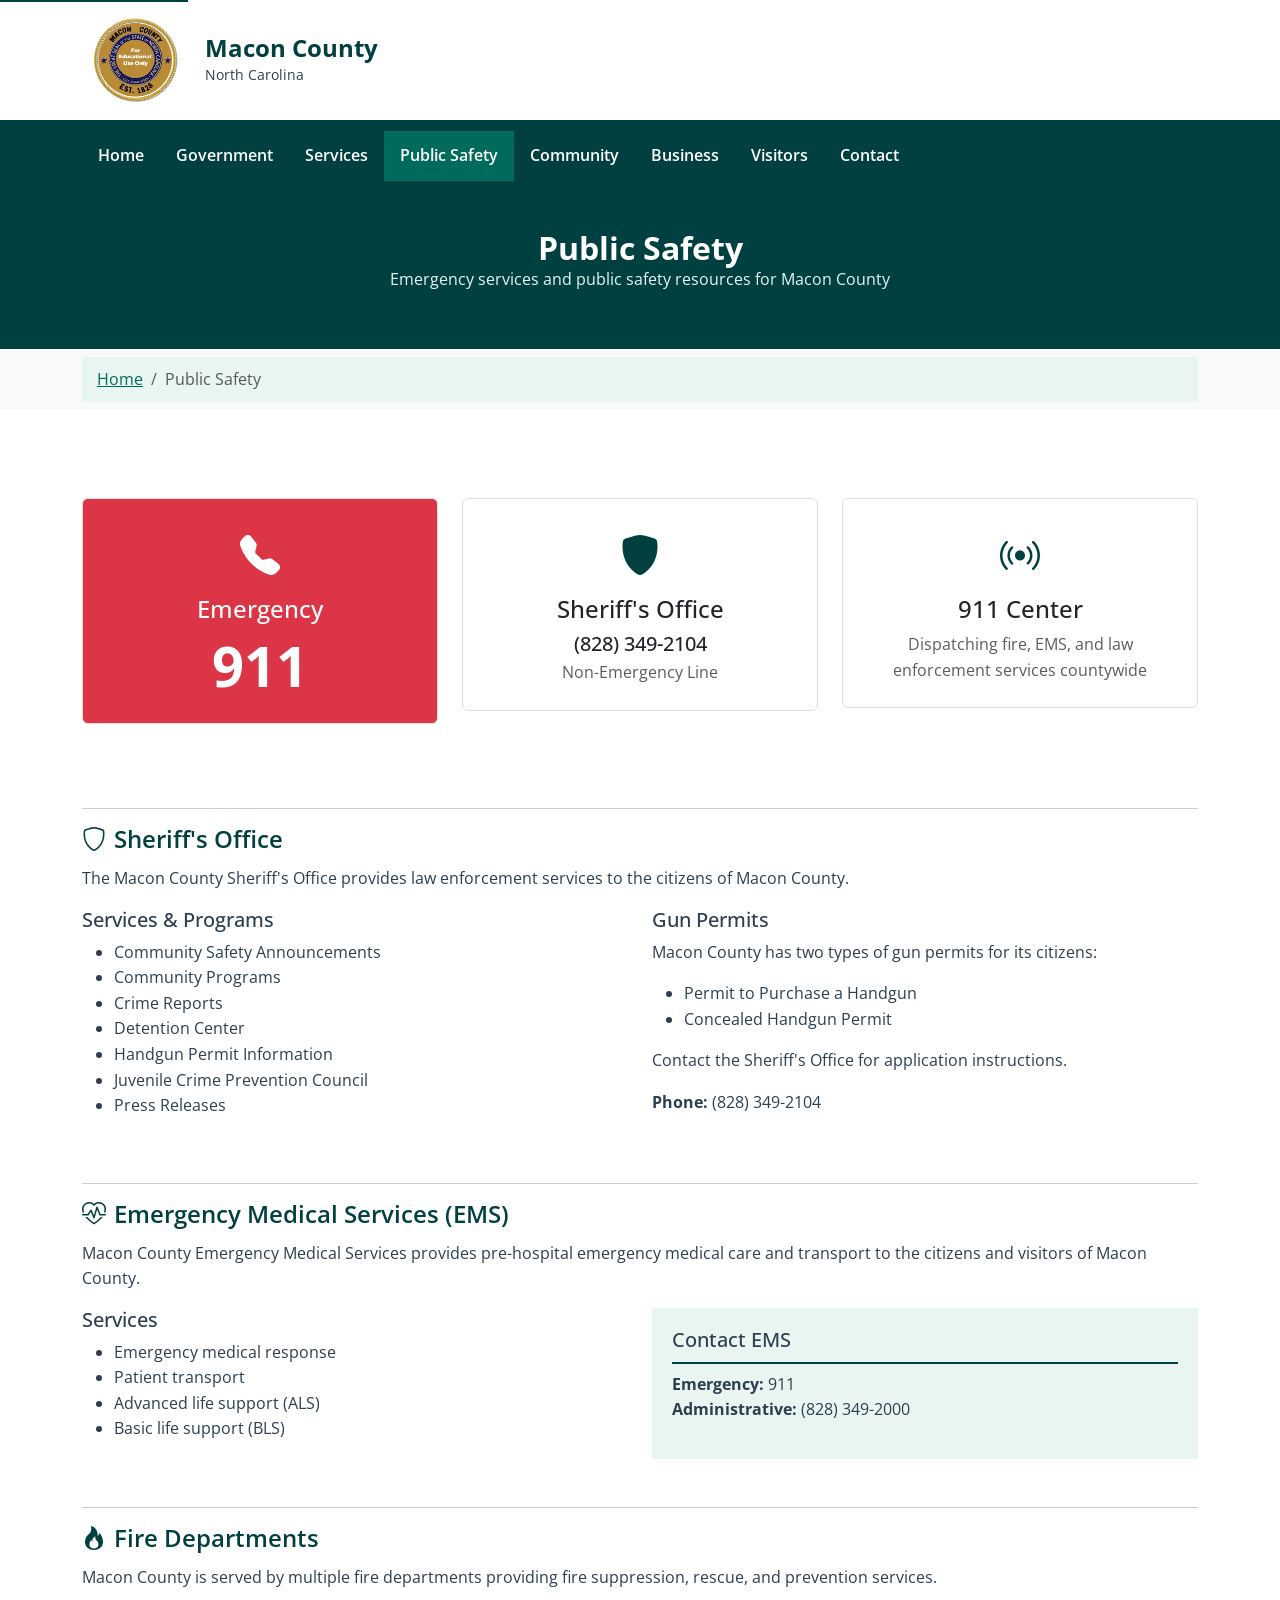
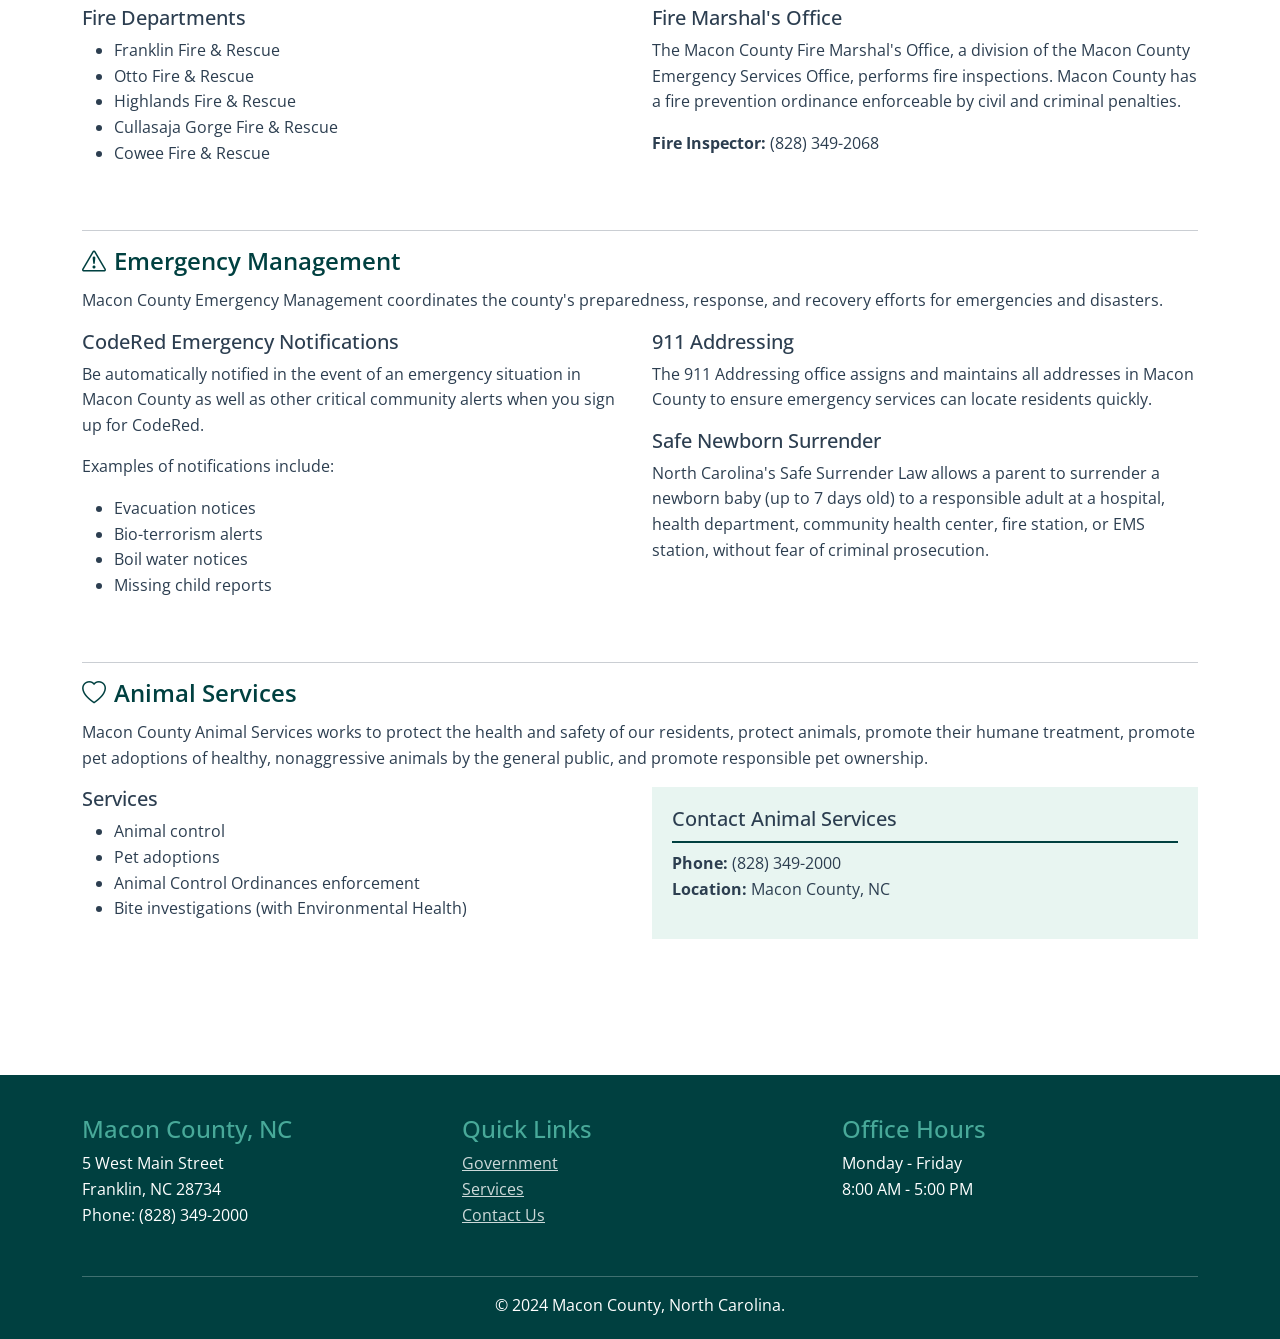
<file: public-safety.html>
<!DOCTYPE html>
<html lang="en">

<head>
    <meta charset="UTF-8">
    <meta name="viewport" content="width=device-width, initial-scale=1.0">
    <meta name="description"
        content="Macon County NC Public Safety - Emergency management, Sheriff's Office, EMS, fire departments, and 911 services.">
    <title>Public Safety | Macon County, NC</title>
    <link href="https://cdn.jsdelivr.net/npm/bootstrap@5.3.2/dist/css/bootstrap.min.css" rel="stylesheet">
    <link rel="stylesheet" href="https://cdn.jsdelivr.net/npm/bootstrap-icons@1.11.1/font/bootstrap-icons.css">
    <link rel="stylesheet" href="css/style.css">
</head>

<body>
    <a href="#main-content" class="skip-link">Skip to main content</a>

    <header class="site-header">
        <div class="container">
            <div class="logo-container">
                <img src="images/macon-county-seal.png" alt="Macon County Seal" class="logo-img" width="90" height="90">
                <div>
                    <a href="index.html" class="text-decoration-none">
                        <h1 class="site-title">Macon County</h1>
                    </a>
                    <p class="site-subtitle">North Carolina</p>
                </div>
            </div>
        </div>
    </header>

    <nav class="main-nav navbar navbar-expand-lg" aria-label="Main navigation">
        <div class="container">
            <button class="navbar-toggler" type="button" data-bs-toggle="collapse" data-bs-target="#mainNavbar"
                aria-controls="mainNavbar" aria-expanded="false" aria-label="Toggle navigation">
                <span class="navbar-toggler-icon"></span>
            </button>
            <div class="collapse navbar-collapse" id="mainNavbar">
                <ul class="navbar-nav">
                    <li class="nav-item"><a class="nav-link" href="index.html">Home</a></li>
                    <li class="nav-item"><a class="nav-link" href="government.html">Government</a></li>
                    <li class="nav-item"><a class="nav-link" href="services.html">Services</a></li>
                    <li class="nav-item"><a class="nav-link active" aria-current="page"
                            href="public-safety.html">Public Safety</a></li>
                    <li class="nav-item"><a class="nav-link" href="community.html">Community</a></li>
                    <li class="nav-item"><a class="nav-link" href="business.html">Business</a></li>
                    <li class="nav-item"><a class="nav-link" href="visitors.html">Visitors</a></li>
                    <li class="nav-item"><a class="nav-link" href="contact.html">Contact</a></li>
                </ul>
            </div>
        </div>
    </nav>

    <section class="page-banner">
        <div class="container">
            <h1>Public Safety</h1>
            <p>Emergency services and public safety resources for Macon County</p>
        </div>
    </section>

    <nav aria-label="breadcrumb" class="bg-light py-2">
        <div class="container">
            <ol class="breadcrumb mb-0">
                <li class="breadcrumb-item"><a href="index.html">Home</a></li>
                <li class="breadcrumb-item active" aria-current="page">Public Safety</li>
            </ol>
        </div>
    </nav>

    <main id="main-content">
        <div class="container py-5">

            <section id="emergency" class="mb-5">
                <div class="row">
                    <div class="col-md-4 mb-3">
                        <div class="card bg-danger text-white p-4 text-center">
                            <i class="bi bi-telephone-fill" style="font-size: 2.5rem;"></i>
                            <h2 class="h4 mt-2 text-white">Emergency</h2>
                            <p class="display-4 fw-bold mb-0">911</p>
                        </div>
                    </div>
                    <div class="col-md-4 mb-3">
                        <div class="card p-4 text-center">
                            <i class="bi bi-shield-fill" style="font-size: 2.5rem; color: var(--primary-green);"></i>
                            <h2 class="h4 mt-2">Sheriff's Office</h2>
                            <p class="h5 mb-1">(828) 349-2104</p>
                            <p class="text-muted mb-0">Non-Emergency Line</p>
                        </div>
                    </div>
                    <div class="col-md-4 mb-3">
                        <div class="card p-4 text-center">
                            <i class="bi bi-broadcast" style="font-size: 2.5rem; color: var(--primary-green);"></i>
                            <h2 class="h4 mt-2">911 Center</h2>
                            <p class="text-muted mb-0">Dispatching fire, EMS, and law enforcement services countywide</p>
                        </div>
                    </div>
                </div>
            </section>

            <hr>

            <section id="sheriff" class="mb-5">
                <h2><i class="bi bi-shield me-2"></i>Sheriff's Office</h2>
                <p>The Macon County Sheriff's Office provides law enforcement services to the citizens of
                    Macon County.</p>

                <div class="row">
                    <div class="col-md-6">
                        <h3 class="h5">Services & Programs</h3>
                        <ul>
                            <li>Community Safety Announcements</li>
                            <li>Community Programs</li>
                            <li>Crime Reports</li>
                            <li>Detention Center</li>
                            <li>Handgun Permit Information</li>
                            <li>Juvenile Crime Prevention Council</li>
                            <li>Press Releases</li>
                        </ul>
                    </div>
                    <div class="col-md-6">
                        <h3 class="h5">Gun Permits</h3>
                        <p>Macon County has two types of gun permits for its citizens:</p>
                        <ul>
                            <li>Permit to Purchase a Handgun</li>
                            <li>Concealed Handgun Permit</li>
                        </ul>
                        <p>Contact the Sheriff's Office for application instructions.</p>
                        <p><strong>Phone:</strong> (828) 349-2104</p>
                    </div>
                </div>
            </section>

            <hr>

            <section id="ems" class="mb-5">
                <h2><i class="bi bi-heart-pulse me-2"></i>Emergency Medical Services (EMS)</h2>
                <p>Macon County Emergency Medical Services provides pre-hospital emergency medical care and
                    transport to the citizens and visitors of Macon County.</p>

                <div class="row">
                    <div class="col-md-6">
                        <h3 class="h5">Services</h3>
                        <ul>
                            <li>Emergency medical response</li>
                            <li>Patient transport</li>
                            <li>Advanced life support (ALS)</li>
                            <li>Basic life support (BLS)</li>
                        </ul>
                    </div>
                    <div class="col-md-6">
                        <div class="sidebar">
                            <h3 class="h5">Contact EMS</h3>
                            <p><strong>Emergency:</strong> 911<br>
                                <strong>Administrative:</strong> (828) 349-2000</p>
                        </div>
                    </div>
                </div>
            </section>

            <hr>

            <section id="fire" class="mb-5">
                <h2><i class="bi bi-fire me-2"></i>Fire Departments</h2>
                <p>Macon County is served by multiple fire departments providing fire suppression, rescue,
                    and prevention services.</p>

                <div class="row">
                    <div class="col-md-6">
                        <h3 class="h5">Fire Departments</h3>
                        <ul>
                            <li>Franklin Fire & Rescue</li>
                            <li>Otto Fire & Rescue</li>
                            <li>Highlands Fire & Rescue</li>
                            <li>Cullasaja Gorge Fire & Rescue</li>
                            <li>Cowee Fire & Rescue</li>
                        </ul>
                    </div>
                    <div class="col-md-6">
                        <h3 class="h5">Fire Marshal's Office</h3>
                        <p>The Macon County Fire Marshal's Office, a division of the Macon County Emergency
                            Services Office, performs fire inspections. Macon County has a fire prevention
                            ordinance enforceable by civil and criminal penalties.</p>
                        <p><strong>Fire Inspector:</strong> (828) 349-2068</p>
                    </div>
                </div>
            </section>

            <hr>

            <section id="emergency-mgmt" class="mb-5">
                <h2><i class="bi bi-exclamation-triangle me-2"></i>Emergency Management</h2>
                <p>Macon County Emergency Management coordinates the county's preparedness, response,
                    and recovery efforts for emergencies and disasters.</p>

                <div class="row">
                    <div class="col-md-6">
                        <h3 class="h5">CodeRed Emergency Notifications</h3>
                        <p>Be automatically notified in the event of an emergency situation in Macon County
                            as well as other critical community alerts when you sign up for CodeRed.</p>
                        <p>Examples of notifications include:</p>
                        <ul>
                            <li>Evacuation notices</li>
                            <li>Bio-terrorism alerts</li>
                            <li>Boil water notices</li>
                            <li>Missing child reports</li>
                        </ul>
                    </div>
                    <div class="col-md-6">
                        <h3 class="h5">911 Addressing</h3>
                        <p>The 911 Addressing office assigns and maintains all addresses in Macon County
                            to ensure emergency services can locate residents quickly.</p>
                        <h3 class="h5">Safe Newborn Surrender</h3>
                        <p>North Carolina's Safe Surrender Law allows a parent to surrender a newborn baby
                            (up to 7 days old) to a responsible adult at a hospital, health department,
                            community health center, fire station, or EMS station, without fear of criminal
                            prosecution.</p>
                    </div>
                </div>
            </section>

            <hr>

            <section id="animal" class="mb-5">
                <h2><i class="bi bi-heart me-2"></i>Animal Services</h2>
                <p>Macon County Animal Services works to protect the health and safety of our residents,
                    protect animals, promote their humane treatment, promote pet adoptions of healthy,
                    nonaggressive animals by the general public, and promote responsible pet ownership.</p>

                <div class="row">
                    <div class="col-md-6">
                        <h3 class="h5">Services</h3>
                        <ul>
                            <li>Animal control</li>
                            <li>Pet adoptions</li>
                            <li>Animal Control Ordinances enforcement</li>
                            <li>Bite investigations (with Environmental Health)</li>
                        </ul>
                    </div>
                    <div class="col-md-6">
                        <div class="sidebar">
                            <h3 class="h5">Contact Animal Services</h3>
                            <p><strong>Phone:</strong> (828) 349-2000<br>
                                <strong>Location:</strong> Macon County, NC</p>
                        </div>
                    </div>
                </div>
            </section>
        </div>
    </main>

    <footer class="site-footer">
        <div class="container">
            <div class="row">
                <div class="col-md-4 mb-3">
                    <h4>Macon County, NC</h4>
                    <p>5 West Main Street<br>Franklin, NC 28734<br>Phone: (828) 349-2000</p>
                </div>
                <div class="col-md-4 mb-3">
                    <h4>Quick Links</h4>
                    <ul class="list-unstyled">
                        <li><a href="government.html">Government</a></li>
                        <li><a href="services.html">Services</a></li>
                        <li><a href="contact.html">Contact Us</a></li>
                    </ul>
                </div>
                <div class="col-md-4 mb-3">
                    <h4>Office Hours</h4>
                    <p>Monday - Friday<br>8:00 AM - 5:00 PM</p>
                </div>
            </div>
            <hr>
            <p class="text-center mb-0">&copy; 2024 Macon County, North Carolina.</p>
        </div>
    </footer>

    <script src="https://cdn.jsdelivr.net/npm/bootstrap@5.3.2/dist/js/bootstrap.bundle.min.js"></script>
</body>

</html>
</file>
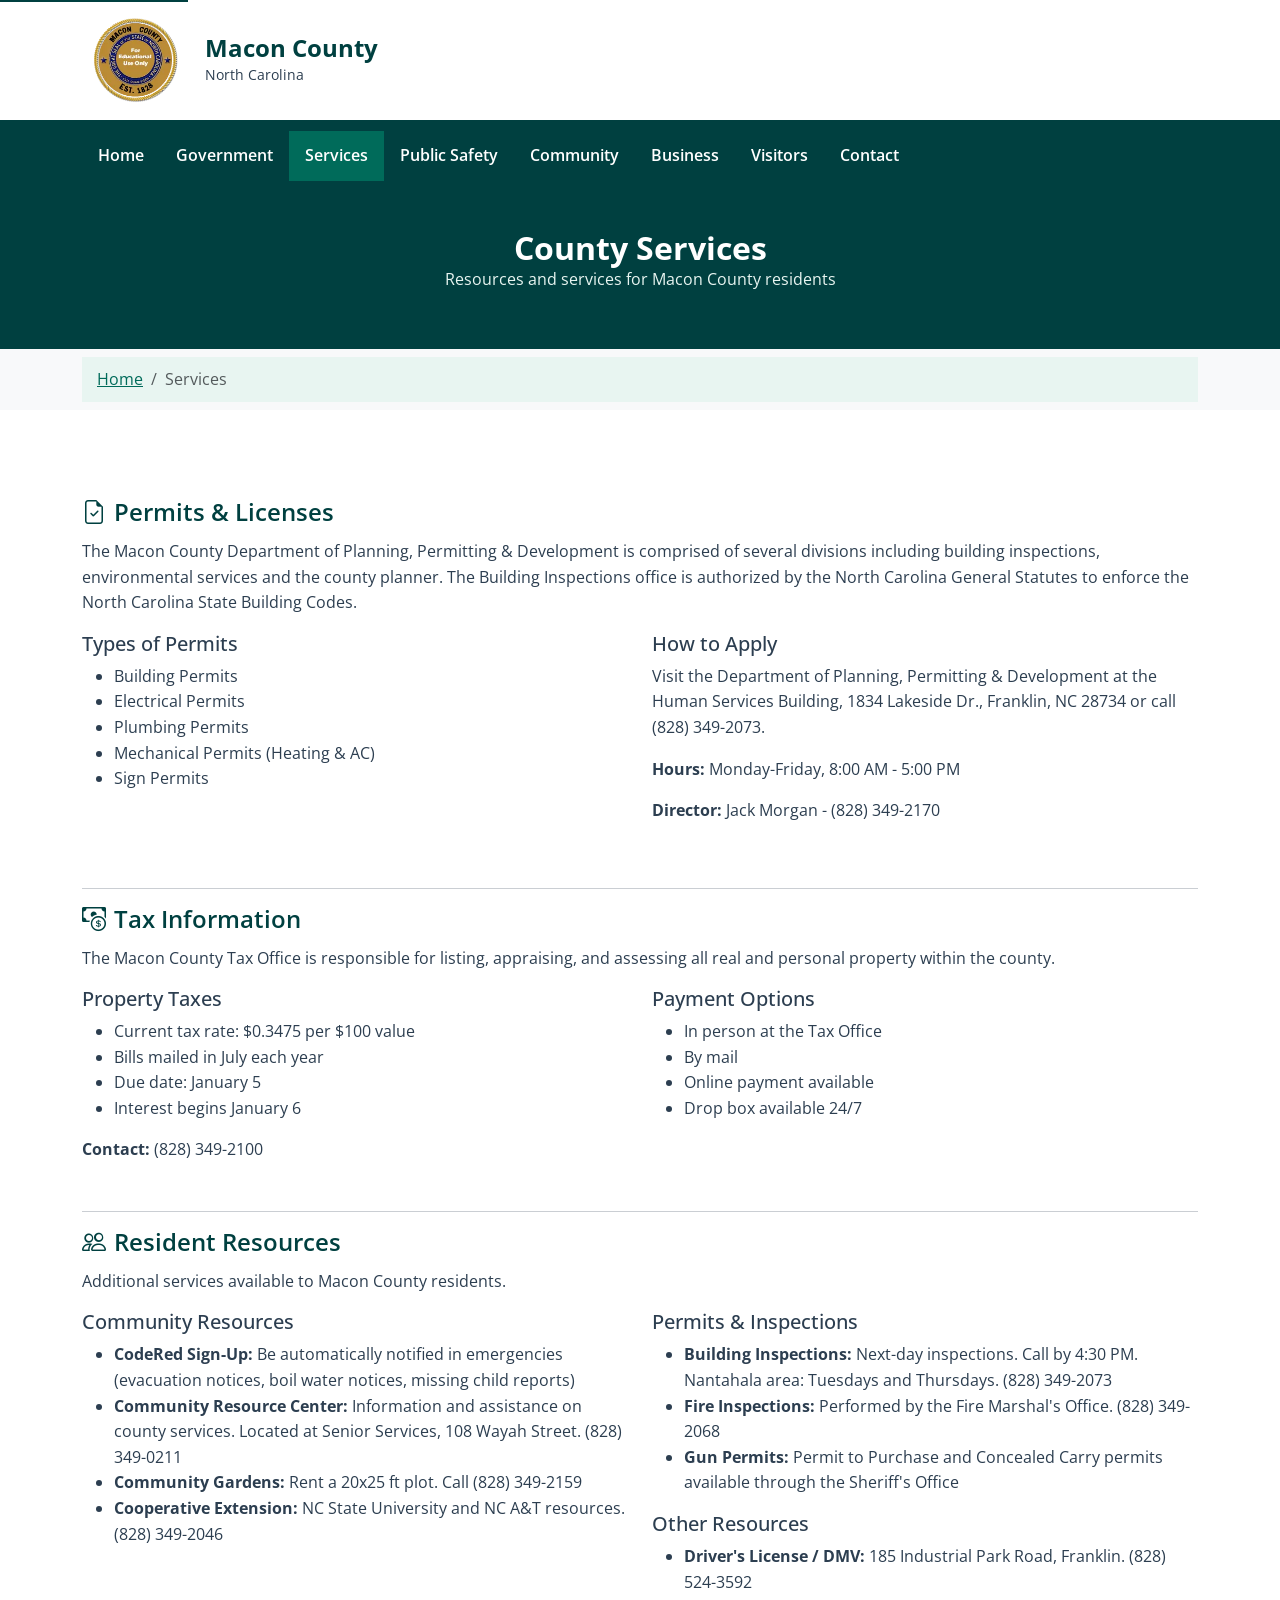
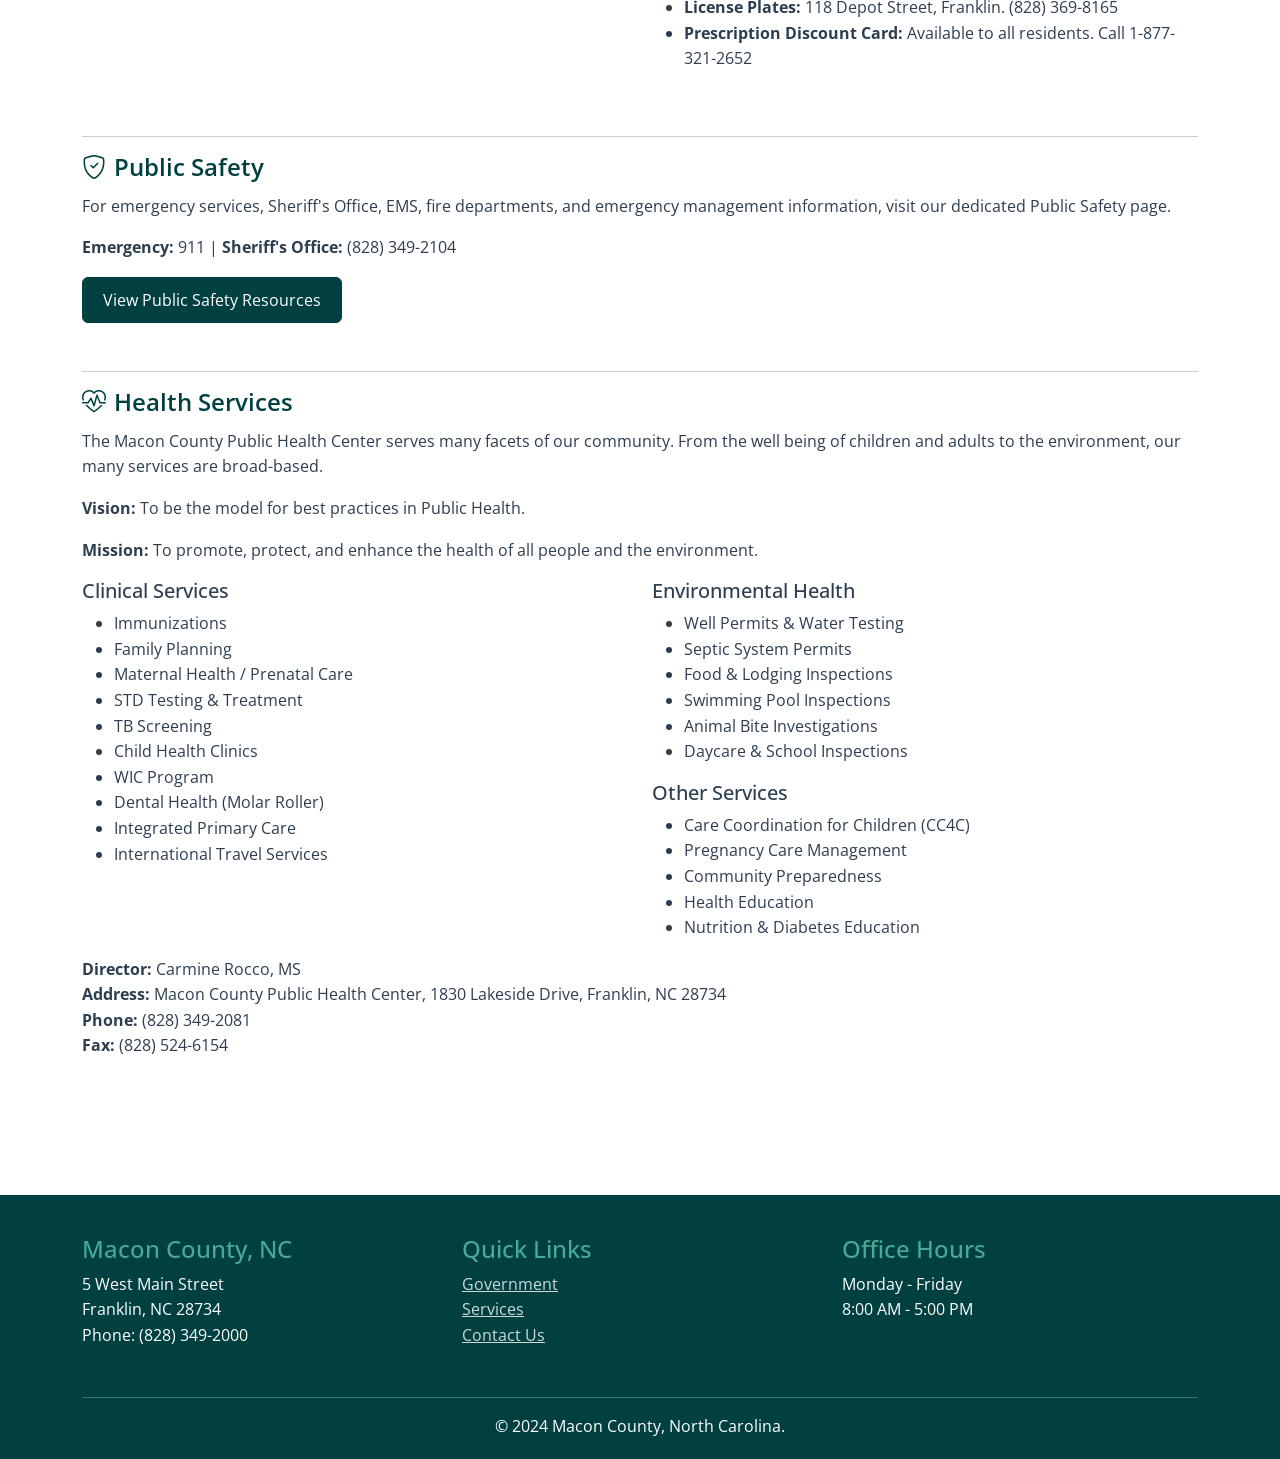
<file: services.html>
<!DOCTYPE html>
<html lang="en">

<head>
    <meta charset="UTF-8">
    <meta name="viewport" content="width=device-width, initial-scale=1.0">
    <meta name="description" content="Macon County NC Services - Permits, taxes, public safety, and health services.">
    <title>Services | Macon County, NC</title>
    <link href="https://cdn.jsdelivr.net/npm/bootstrap@5.3.2/dist/css/bootstrap.min.css" rel="stylesheet">
    <link rel="stylesheet" href="https://cdn.jsdelivr.net/npm/bootstrap-icons@1.11.1/font/bootstrap-icons.css">
    <link rel="stylesheet" href="css/style.css">
</head>

<body>
    <a href="#main-content" class="skip-link">Skip to main content</a>

    <header class="site-header">
        <div class="container">
            <div class="logo-container">
                <img src="images/macon-county-seal.png" alt="Macon County Seal" class="logo-img" width="90" height="90">
                <div>
                    <a href="index.html" class="text-decoration-none">
                        <h1 class="site-title">Macon County</h1>
                    </a>
                    <p class="site-subtitle">North Carolina</p>
                </div>
            </div>
        </div>
    </header>

    <nav class="main-nav navbar navbar-expand-lg" aria-label="Main navigation">
        <div class="container">
            <button class="navbar-toggler" type="button" data-bs-toggle="collapse" data-bs-target="#mainNavbar"
                aria-controls="mainNavbar" aria-expanded="false" aria-label="Toggle navigation">
                <span class="navbar-toggler-icon"></span>
            </button>
            <div class="collapse navbar-collapse" id="mainNavbar">
                <ul class="navbar-nav">
                    <li class="nav-item"><a class="nav-link" href="index.html">Home</a></li>
                    <li class="nav-item"><a class="nav-link" href="government.html">Government</a></li>
                    <li class="nav-item"><a class="nav-link active" aria-current="page"
                            href="services.html">Services</a></li>
                    <li class="nav-item"><a class="nav-link" href="public-safety.html">Public Safety</a></li>
                    <li class="nav-item"><a class="nav-link" href="community.html">Community</a></li>
                    <li class="nav-item"><a class="nav-link" href="business.html">Business</a></li>
                    <li class="nav-item"><a class="nav-link" href="visitors.html">Visitors</a></li>
                    <li class="nav-item"><a class="nav-link" href="contact.html">Contact</a></li>
                </ul>
            </div>
        </div>
    </nav>

    <section class="page-banner">
        <div class="container">
            <h1>County Services</h1>
            <p>Resources and services for Macon County residents</p>
        </div>
    </section>

    <nav aria-label="breadcrumb" class="bg-light py-2">
        <div class="container">
            <ol class="breadcrumb mb-0">
                <li class="breadcrumb-item"><a href="index.html">Home</a></li>
                <li class="breadcrumb-item active" aria-current="page">Services</li>
            </ol>
        </div>
    </nav>

    <main id="main-content">
        <div class="container py-5">
            <section id="permits" class="mb-5">
                <h2><i class="bi bi-file-earmark-check me-2"></i>Permits & Licenses</h2>
                <p>The Macon County Department of Planning, Permitting & Development is comprised of several
                    divisions including building inspections, environmental services and the county planner.
                    The Building Inspections office is authorized by the North Carolina General Statutes to enforce
                    the North Carolina State Building Codes.</p>

                <div class="row">
                    <div class="col-md-6">
                        <h3 class="h5">Types of Permits</h3>
                        <ul>
                            <li>Building Permits</li>
                            <li>Electrical Permits</li>
                            <li>Plumbing Permits</li>
                            <li>Mechanical Permits (Heating & AC)</li>
                            <li>Sign Permits</li>
                        </ul>
                    </div>
                    <div class="col-md-6">
                        <h3 class="h5">How to Apply</h3>
                        <p>Visit the Department of Planning, Permitting & Development at the Human Services Building,
                            1834 Lakeside Dr., Franklin, NC 28734 or call (828) 349-2073.</p>
                        <p><strong>Hours:</strong> Monday-Friday, 8:00 AM - 5:00 PM</p>
                        <p><strong>Director:</strong> Jack Morgan - (828) 349-2170</p>
                    </div>
                </div>
            </section>

            <hr>

            <section id="taxes" class="mb-5">
                <h2><i class="bi bi-cash-coin me-2"></i>Tax Information</h2>
                <p>The Macon County Tax Office is responsible for listing, appraising, and assessing all real and
                    personal property within the county.</p>

                <div class="row">
                    <div class="col-md-6">
                        <h3 class="h5">Property Taxes</h3>
                        <ul>
                            <li>Current tax rate: $0.3475 per $100 value</li>
                            <li>Bills mailed in July each year</li>
                            <li>Due date: January 5</li>
                            <li>Interest begins January 6</li>
                        </ul>
                    </div>
                    <div class="col-md-6">
                        <h3 class="h5">Payment Options</h3>
                        <ul>
                            <li>In person at the Tax Office</li>
                            <li>By mail</li>
                            <li>Online payment available</li>
                            <li>Drop box available 24/7</li>
                        </ul>
                    </div>
                </div>
                <p><strong>Contact:</strong> (828) 349-2100</p>
            </section>

            <hr>

            <section id="residents" class="mb-5">
                <h2><i class="bi bi-people me-2"></i>Resident Resources</h2>
                <p>Additional services available to Macon County residents.</p>

                <div class="row">
                    <div class="col-md-6">
                        <h3 class="h5">Community Resources</h3>
                        <ul>
                            <li><strong>CodeRed Sign-Up:</strong> Be automatically notified in emergencies
                                (evacuation notices, boil water notices, missing child reports)</li>
                            <li><strong>Community Resource Center:</strong> Information and assistance on county
                                services. Located at Senior Services, 108 Wayah Street. (828) 349-0211</li>
                            <li><strong>Community Gardens:</strong> Rent a 20x25 ft plot. Call (828) 349-2159</li>
                            <li><strong>Cooperative Extension:</strong> NC State University and NC A&T resources.
                                (828) 349-2046</li>
                        </ul>
                    </div>
                    <div class="col-md-6">
                        <h3 class="h5">Permits & Inspections</h3>
                        <ul>
                            <li><strong>Building Inspections:</strong> Next-day inspections. Call by 4:30 PM.
                                Nantahala area: Tuesdays and Thursdays. (828) 349-2073</li>
                            <li><strong>Fire Inspections:</strong> Performed by the Fire Marshal's Office.
                                (828) 349-2068</li>
                            <li><strong>Gun Permits:</strong> Permit to Purchase and Concealed Carry permits
                                available through the Sheriff's Office</li>
                        </ul>
                        <h3 class="h5">Other Resources</h3>
                        <ul>
                            <li><strong>Driver's License / DMV:</strong> 185 Industrial Park Road, Franklin.
                                (828) 524-3592</li>
                            <li><strong>License Plates:</strong> 118 Depot Street, Franklin.
                                (828) 369-8165</li>
                            <li><strong>Prescription Discount Card:</strong> Available to all residents.
                                Call 1-877-321-2652</li>
                        </ul>
                    </div>
                </div>
            </section>

            <hr>

            <section id="safety" class="mb-5">
                <h2><i class="bi bi-shield-check me-2"></i>Public Safety</h2>
                <p>For emergency services, Sheriff's Office, EMS, fire departments, and emergency
                    management information, visit our dedicated Public Safety page.</p>
                <p><strong>Emergency:</strong> 911 | <strong>Sheriff's Office:</strong> (828) 349-2104</p>
                <a href="public-safety.html" class="btn btn-primary-green">View Public Safety Resources</a>
            </section>

            <hr>

            <section id="health" class="mb-5">
                <h2><i class="bi bi-heart-pulse me-2"></i>Health Services</h2>
                <p>The Macon County Public Health Center serves many facets of our community. From the well
                    being of children and adults to the environment, our many services are broad-based.</p>
                <p><strong>Vision:</strong> To be the model for best practices in Public Health.</p>
                <p><strong>Mission:</strong> To promote, protect, and enhance the health of all people and the
                    environment.</p>

                <div class="row">
                    <div class="col-md-6">
                        <h3 class="h5">Clinical Services</h3>
                        <ul>
                            <li>Immunizations</li>
                            <li>Family Planning</li>
                            <li>Maternal Health / Prenatal Care</li>
                            <li>STD Testing & Treatment</li>
                            <li>TB Screening</li>
                            <li>Child Health Clinics</li>
                            <li>WIC Program</li>
                            <li>Dental Health (Molar Roller)</li>
                            <li>Integrated Primary Care</li>
                            <li>International Travel Services</li>
                        </ul>
                    </div>
                    <div class="col-md-6">
                        <h3 class="h5">Environmental Health</h3>
                        <ul>
                            <li>Well Permits & Water Testing</li>
                            <li>Septic System Permits</li>
                            <li>Food & Lodging Inspections</li>
                            <li>Swimming Pool Inspections</li>
                            <li>Animal Bite Investigations</li>
                            <li>Daycare & School Inspections</li>
                        </ul>
                        <h3 class="h5">Other Services</h3>
                        <ul>
                            <li>Care Coordination for Children (CC4C)</li>
                            <li>Pregnancy Care Management</li>
                            <li>Community Preparedness</li>
                            <li>Health Education</li>
                            <li>Nutrition & Diabetes Education</li>
                        </ul>
                    </div>
                </div>
                <p><strong>Director:</strong> Carmine Rocco, MS<br>
                    <strong>Address:</strong> Macon County Public Health Center, 1830 Lakeside Drive, Franklin, NC 28734<br>
                    <strong>Phone:</strong> (828) 349-2081<br>
                    <strong>Fax:</strong> (828) 524-6154
                </p>
            </section>
        </div>
    </main>

    <footer class="site-footer">
        <div class="container">
            <div class="row">
                <div class="col-md-4 mb-3">
                    <h4>Macon County, NC</h4>
                    <p>5 West Main Street<br>Franklin, NC 28734<br>Phone: (828) 349-2000</p>
                </div>
                <div class="col-md-4 mb-3">
                    <h4>Quick Links</h4>
                    <ul class="list-unstyled">
                        <li><a href="government.html">Government</a></li>
                        <li><a href="services.html">Services</a></li>
                        <li><a href="contact.html">Contact Us</a></li>
                    </ul>
                </div>
                <div class="col-md-4 mb-3">
                    <h4>Office Hours</h4>
                    <p>Monday - Friday<br>8:00 AM - 5:00 PM</p>
                </div>
            </div>
            <hr>
            <p class="text-center mb-0">&copy; 2024 Macon County, North Carolina.</p>
        </div>
    </footer>

    <script src="https://cdn.jsdelivr.net/npm/bootstrap@5.3.2/dist/js/bootstrap.bundle.min.js"></script>
</body>

</html>
</file>
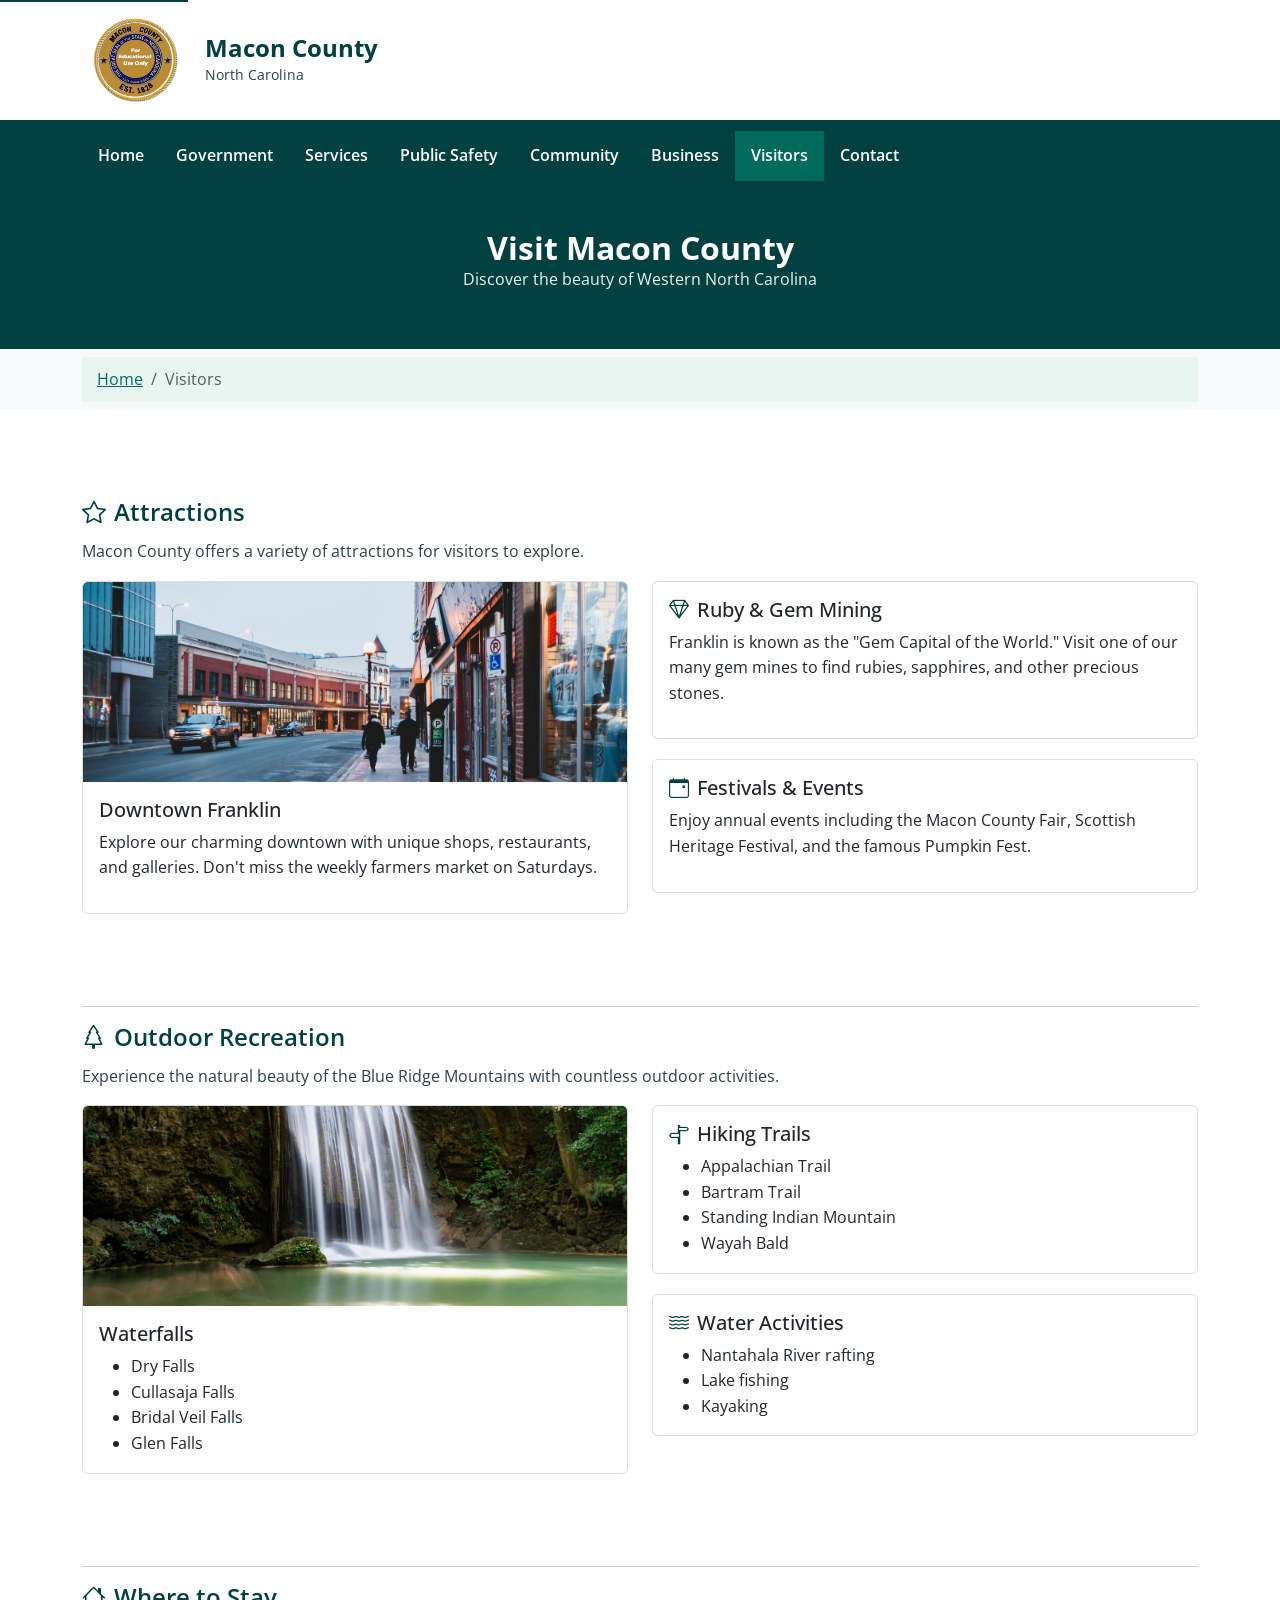
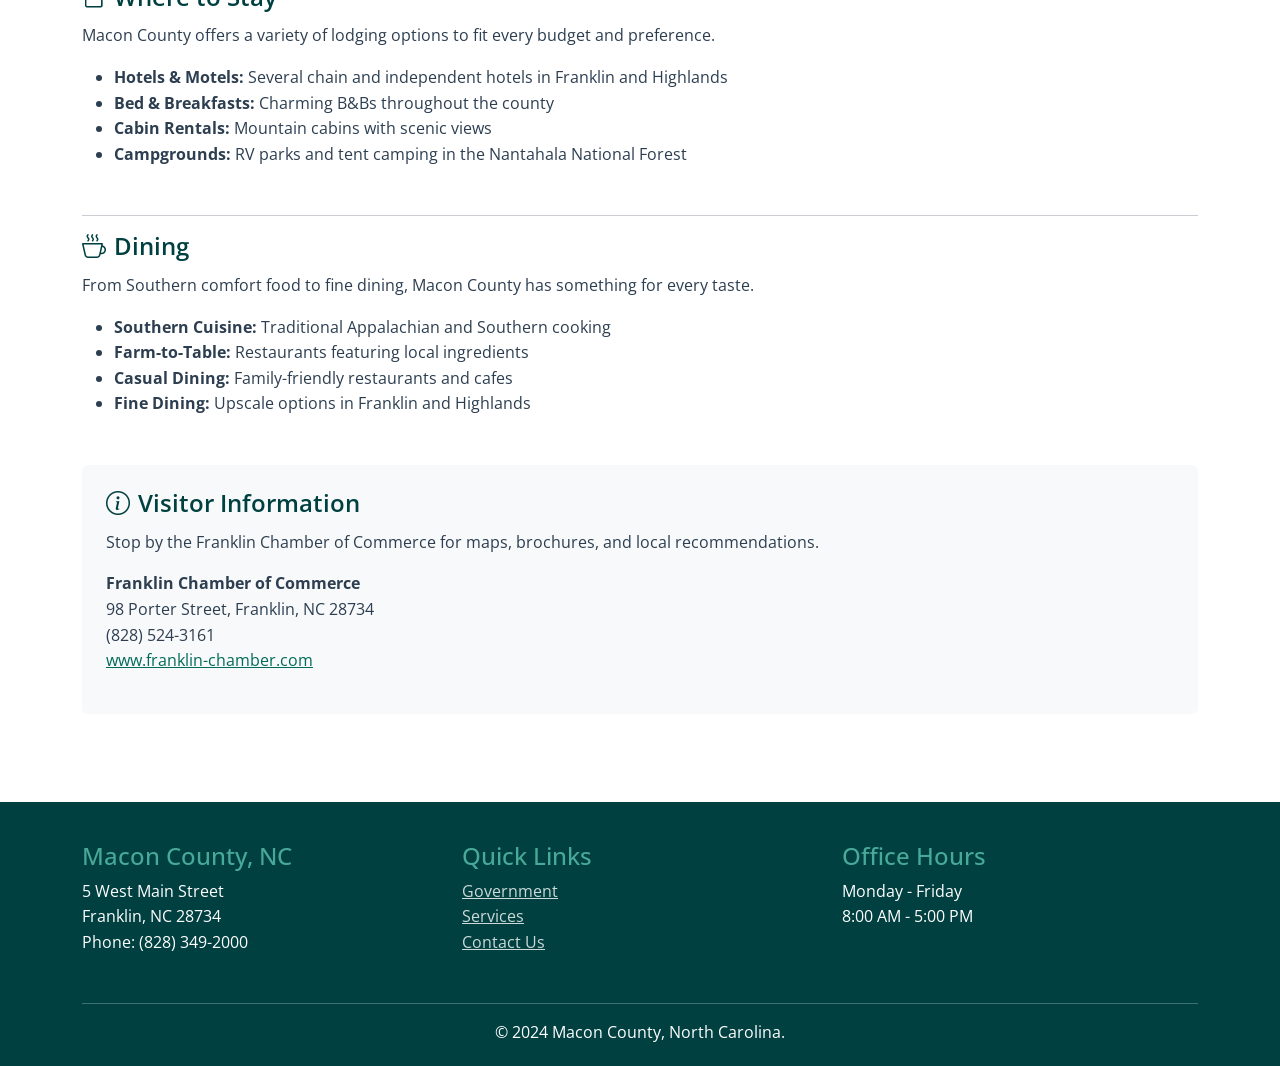
<file: visitors.html>
<!DOCTYPE html>
<html lang="en">

<head>
    <meta charset="UTF-8">
    <meta name="viewport" content="width=device-width, initial-scale=1.0">
    <meta name="description"
        content="Visit Macon County NC - Attractions, outdoor recreation, and visitor information.">
    <title>Visitors | Macon County, NC</title>
    <link href="https://cdn.jsdelivr.net/npm/bootstrap@5.3.2/dist/css/bootstrap.min.css" rel="stylesheet">
    <link rel="stylesheet" href="https://cdn.jsdelivr.net/npm/bootstrap-icons@1.11.1/font/bootstrap-icons.css">
    <link rel="stylesheet" href="css/style.css">
</head>

<body>
    <a href="#main-content" class="skip-link">Skip to main content</a>

    <header class="site-header">
        <div class="container">
            <div class="logo-container">
                <img src="images/macon-county-seal.png" alt="Macon County Seal" class="logo-img" width="90" height="90">
                <div>
                    <a href="index.html" class="text-decoration-none">
                        <h1 class="site-title">Macon County</h1>
                    </a>
                    <p class="site-subtitle">North Carolina</p>
                </div>
            </div>
        </div>
    </header>

    <nav class="main-nav navbar navbar-expand-lg" aria-label="Main navigation">
        <div class="container">
            <button class="navbar-toggler" type="button" data-bs-toggle="collapse" data-bs-target="#mainNavbar"
                aria-controls="mainNavbar" aria-expanded="false" aria-label="Toggle navigation">
                <span class="navbar-toggler-icon"></span>
            </button>
            <div class="collapse navbar-collapse" id="mainNavbar">
                <ul class="navbar-nav">
                    <li class="nav-item"><a class="nav-link" href="index.html">Home</a></li>
                    <li class="nav-item"><a class="nav-link" href="government.html">Government</a></li>
                    <li class="nav-item"><a class="nav-link" href="services.html">Services</a></li>
                    <li class="nav-item"><a class="nav-link" href="public-safety.html">Public Safety</a></li>
                    <li class="nav-item"><a class="nav-link" href="community.html">Community</a></li>
                    <li class="nav-item"><a class="nav-link" href="business.html">Business</a></li>
                    <li class="nav-item"><a class="nav-link active" aria-current="page"
                            href="visitors.html">Visitors</a></li>
                    <li class="nav-item"><a class="nav-link" href="contact.html">Contact</a></li>
                </ul>
            </div>
        </div>
    </nav>

    <section class="page-banner">
        <div class="container">
            <h1>Visit Macon County</h1>
            <p>Discover the beauty of Western North Carolina</p>
        </div>
    </section>

    <nav aria-label="breadcrumb" class="bg-light py-2">
        <div class="container">
            <ol class="breadcrumb mb-0">
                <li class="breadcrumb-item"><a href="index.html">Home</a></li>
                <li class="breadcrumb-item active" aria-current="page">Visitors</li>
            </ol>
        </div>
    </nav>

    <main id="main-content">
        <div class="container py-5">
            <section id="attractions" class="mb-5">
                <h2><i class="bi bi-star me-2"></i>Attractions</h2>
                <p>Macon County offers a variety of attractions for visitors to explore.</p>

                <div class="row">
                    <div class="col-md-6 mb-4">
                        <div class="card">
                            <img src="images/downtown.jpg" class="card-img-top"
                                alt="Downtown Franklin shops and restaurants" style="height: 200px; object-fit: cover;">
                            <div class="card-body">
                                <h3 class="h5">Downtown Franklin</h3>
                                <p>Explore our charming downtown with unique shops, restaurants, and galleries. Don't
                                    miss the weekly farmers market on Saturdays.</p>
                            </div>
                        </div>
                    </div>
                    <div class="col-md-6 mb-4">
                        <div class="card p-3">
                            <h3 class="h5"><i class="bi bi-gem me-2" style="color: var(--primary-green);"></i>Ruby & Gem Mining</h3>
                            <p>Franklin is known as the "Gem Capital of the World." Visit one of our many gem mines to
                                find rubies, sapphires, and other precious stones.</p>
                        </div>
                        <div class="card p-3 mt-3">
                            <h3 class="h5"><i class="bi bi-calendar-event me-2" style="color: var(--primary-green);"></i>Festivals & Events</h3>
                            <p>Enjoy annual events including the Macon County Fair, Scottish Heritage Festival, and the
                                famous Pumpkin Fest.</p>
                        </div>
                    </div>
                </div>
            </section>

            <hr>

            <section id="outdoor" class="mb-5">
                <h2><i class="bi bi-tree me-2"></i>Outdoor Recreation</h2>
                <p>Experience the natural beauty of the Blue Ridge Mountains with countless outdoor activities.</p>

                <div class="row mb-4">
                    <div class="col-md-6 mb-4">
                        <div class="card">
                            <img src="images/waterfall.jpg" class="card-img-top" alt="Beautiful waterfall in forest"
                                style="height: 200px; object-fit: cover;">
                            <div class="card-body">
                                <h3 class="h5">Waterfalls</h3>
                                <ul class="mb-0">
                                    <li>Dry Falls</li>
                                    <li>Cullasaja Falls</li>
                                    <li>Bridal Veil Falls</li>
                                    <li>Glen Falls</li>
                                </ul>
                            </div>
                        </div>
                    </div>
                    <div class="col-md-6 mb-4">
                        <div class="card p-3">
                            <h3 class="h5"><i class="bi bi-signpost-split me-2" style="color: var(--primary-green);"></i>Hiking Trails</h3>
                            <ul class="mb-0">
                                <li>Appalachian Trail</li>
                                <li>Bartram Trail</li>
                                <li>Standing Indian Mountain</li>
                                <li>Wayah Bald</li>
                            </ul>
                        </div>
                        <div class="card p-3 mt-3">
                            <h3 class="h5"><i class="bi bi-water me-2" style="color: var(--primary-green);"></i>Water Activities</h3>
                            <ul class="mb-0">
                                <li>Nantahala River rafting</li>
                                <li>Lake fishing</li>
                                <li>Kayaking</li>
                            </ul>
                        </div>
                    </div>
                </div>
            </section>

            <hr>

            <section id="accommodations" class="mb-5">
                <h2><i class="bi bi-house me-2"></i>Where to Stay</h2>
                <p>Macon County offers a variety of lodging options to fit every budget and preference.</p>

                <ul>
                    <li><strong>Hotels & Motels:</strong> Several chain and independent hotels in Franklin and Highlands
                    </li>
                    <li><strong>Bed & Breakfasts:</strong> Charming B&Bs throughout the county</li>
                    <li><strong>Cabin Rentals:</strong> Mountain cabins with scenic views</li>
                    <li><strong>Campgrounds:</strong> RV parks and tent camping in the Nantahala National Forest</li>
                </ul>
            </section>

            <hr>

            <section id="dining" class="mb-5">
                <h2><i class="bi bi-cup-hot me-2"></i>Dining</h2>
                <p>From Southern comfort food to fine dining, Macon County has something for every taste.</p>

                <ul>
                    <li><strong>Southern Cuisine:</strong> Traditional Appalachian and Southern cooking</li>
                    <li><strong>Farm-to-Table:</strong> Restaurants featuring local ingredients</li>
                    <li><strong>Casual Dining:</strong> Family-friendly restaurants and cafes</li>
                    <li><strong>Fine Dining:</strong> Upscale options in Franklin and Highlands</li>
                </ul>
            </section>

            <section class="bg-light p-4 rounded">
                <h2><i class="bi bi-info-circle me-2"></i>Visitor Information</h2>
                <p>Stop by the Franklin Chamber of Commerce for maps, brochures, and local recommendations.</p>
                <p>
                    <strong>Franklin Chamber of Commerce</strong><br>
                    98 Porter Street, Franklin, NC 28734<br>
                    (828) 524-3161<br>
                    <a href="#">www.franklin-chamber.com</a>
                </p>
            </section>
        </div>
    </main>

    <footer class="site-footer">
        <div class="container">
            <div class="row">
                <div class="col-md-4 mb-3">
                    <h4>Macon County, NC</h4>
                    <p>5 West Main Street<br>Franklin, NC 28734<br>Phone: (828) 349-2000</p>
                </div>
                <div class="col-md-4 mb-3">
                    <h4>Quick Links</h4>
                    <ul class="list-unstyled">
                        <li><a href="government.html">Government</a></li>
                        <li><a href="services.html">Services</a></li>
                        <li><a href="contact.html">Contact Us</a></li>
                    </ul>
                </div>
                <div class="col-md-4 mb-3">
                    <h4>Office Hours</h4>
                    <p>Monday - Friday<br>8:00 AM - 5:00 PM</p>
                </div>
            </div>
            <hr>
            <p class="text-center mb-0">&copy; 2024 Macon County, North Carolina.</p>
        </div>
    </footer>

    <script src="https://cdn.jsdelivr.net/npm/bootstrap@5.3.2/dist/js/bootstrap.bundle.min.js"></script>
</body>

</html>
</file>
<file: css/style.css>
/* Macon County Website - Custom Styles */
/* Simple, clean design for government website */

/* Google Fonts Import */
@import url('https://fonts.googleapis.com/css2?family=Open+Sans:wght@400;600;700&display=swap');

/* CSS Variables - Color Palette */
:root {
    --primary-green: #004040;
    --secondary-green: #006B5A;
    --accent-green: #48A999;
    --dark-gray: #2C3E50;
    --light-green: #E8F5F1;
    --white: #FFFFFF;
}

/* Base Styles */
body {
    font-family: 'Open Sans', sans-serif;
    font-size: 16px;
    line-height: 1.6;
    color: var(--dark-gray);
    background-color: var(--white);
    margin: 0;
    padding: 0;
}

/* Skip Link for Accessibility */
.skip-link {
    position: absolute;
    top: -40px;
    left: 0;
    background: var(--primary-green);
    color: var(--white);
    padding: 8px 16px;
    z-index: 9999;
}

.skip-link:focus {
    top: 0;
}

/* Typography */
h1 {
    font-size: 32px;
    font-weight: 700;
    color: var(--primary-green);
    margin-bottom: 1rem;
}

h2 {
    font-size: 24px;
    font-weight: 600;
    color: var(--primary-green);
    margin-bottom: 0.75rem;
}

h3 {
    font-size: 20px;
    font-weight: 600;
    color: var(--primary-green);
}

a {
    color: var(--secondary-green);
}

a:hover {
    color: var(--primary-green);
}

/* Header */
.site-header {
    background-color: var(--white);
    padding: 15px 0;
    border-bottom: 3px solid var(--primary-green);
}

.logo-container {
    display: flex;
    align-items: center;
    gap: 15px;
}

.logo-img {
    height: 90px;
    width: auto;
}

.site-title {
    font-size: 1.5rem;
    font-weight: 700;
    color: var(--primary-green);
    margin: 0;
}

.site-subtitle {
    font-size: 0.9rem;
    color: var(--dark-gray);
    margin: 0;
}

/* Navigation */
.main-nav {
    background-color: var(--primary-green);
}

.main-nav .navbar-nav .nav-link {
    color: var(--white);
    font-weight: 600;
    padding: 12px 16px;
}

.main-nav .navbar-nav .nav-link:hover,
.main-nav .navbar-nav .nav-link.active {
    background-color: var(--secondary-green);
}

.main-nav .dropdown-menu {
    background-color: var(--primary-green);
    border: none;
}

.main-nav .dropdown-item {
    color: var(--white);
    padding: 10px 20px;
}

.main-nav .dropdown-item:hover {
    background-color: var(--secondary-green);
}

.navbar-toggler {
    border-color: var(--white);
}

.navbar-toggler-icon {
    background-image: url("data:image/svg+xml,%3csvg xmlns='http://www.w3.org/2000/svg' viewBox='0 0 30 30'%3e%3cpath stroke='rgba%28255, 255, 255, 1%29' stroke-linecap='round' stroke-miterlimit='10' stroke-width='2' d='M4 7h22M4 15h22M4 23h22'/%3e%3c/svg%3e");
}

/* Hero Section (Simple) */
.hero-section {
    background-color: var(--primary-green);
    color: var(--white);
    padding: 60px 0;
    text-align: center;
}

.hero-section h2 {
    color: var(--white);
    font-size: 2rem;
}

.hero-section p {
    font-size: 1.1rem;
}

/* Page Banner */
.page-banner {
    background-color: var(--primary-green);
    padding: 40px 0;
    text-align: center;
}

.page-banner h1 {
    color: var(--white);
    margin: 0;
}

.page-banner p {
    color: var(--light-green);
}

/* Breadcrumb */
.breadcrumb {
    background: var(--light-green);
    padding: 10px 15px;
    margin-bottom: 0;
}

/* Main Content */
main {
    min-height: 60vh;
    padding: 40px 0;
}

/* Cards - Simple style, no animations */
.card {
    border: 1px solid #ddd;
    margin-bottom: 20px;
}

.card-img-top {
    height: 180px;
    object-fit: cover;
}

.card-title {
    color: var(--primary-green);
    font-weight: 600;
}

/* Quick Links Section */
.quick-links {
    background-color: var(--light-green);
    padding: 40px 0;
}

.quick-link-card {
    text-align: center;
    padding: 25px 15px;
    background: var(--white);
    border: 1px solid #ddd;
    margin-bottom: 20px;
}

.quick-link-icon {
    font-size: 2.5rem;
    color: var(--primary-green);
    margin-bottom: 10px;
}

/* Buttons */
.btn-primary-green {
    background-color: var(--primary-green);
    border-color: var(--primary-green);
    color: var(--white);
    padding: 10px 20px;
}

.btn-primary-green:hover {
    background-color: var(--secondary-green);
    border-color: var(--secondary-green);
    color: var(--white);
}

/* Tables */
.table thead {
    background-color: var(--primary-green);
    color: var(--white);
}

/* Sidebar */
.sidebar {
    background-color: var(--light-green);
    padding: 20px;
}

.sidebar h3 {
    border-bottom: 2px solid var(--primary-green);
    padding-bottom: 10px;
}

/* Footer */
.site-footer {
    background-color: var(--primary-green);
    color: var(--white);
    padding: 40px 0 20px;
}

.site-footer h4 {
    color: var(--accent-green);
}

.site-footer a {
    color: rgba(255,255,255,0.8);
}

.site-footer a:hover {
    color: var(--white);
}

/* Focus States for Accessibility */
a:focus,
button:focus,
input:focus {
    outline: 2px solid var(--accent-green);
}

/* Responsive */
@media (max-width: 767px) {
    .hero-section {
        padding: 40px 0;
    }

    .hero-section h2 {
        font-size: 1.5rem;
    }

    h1 {
        font-size: 24px;
    }

    .site-title {
        font-size: 1.2rem;
    }

    .logo-img {
        height: 70px;
    }
}
</file>
